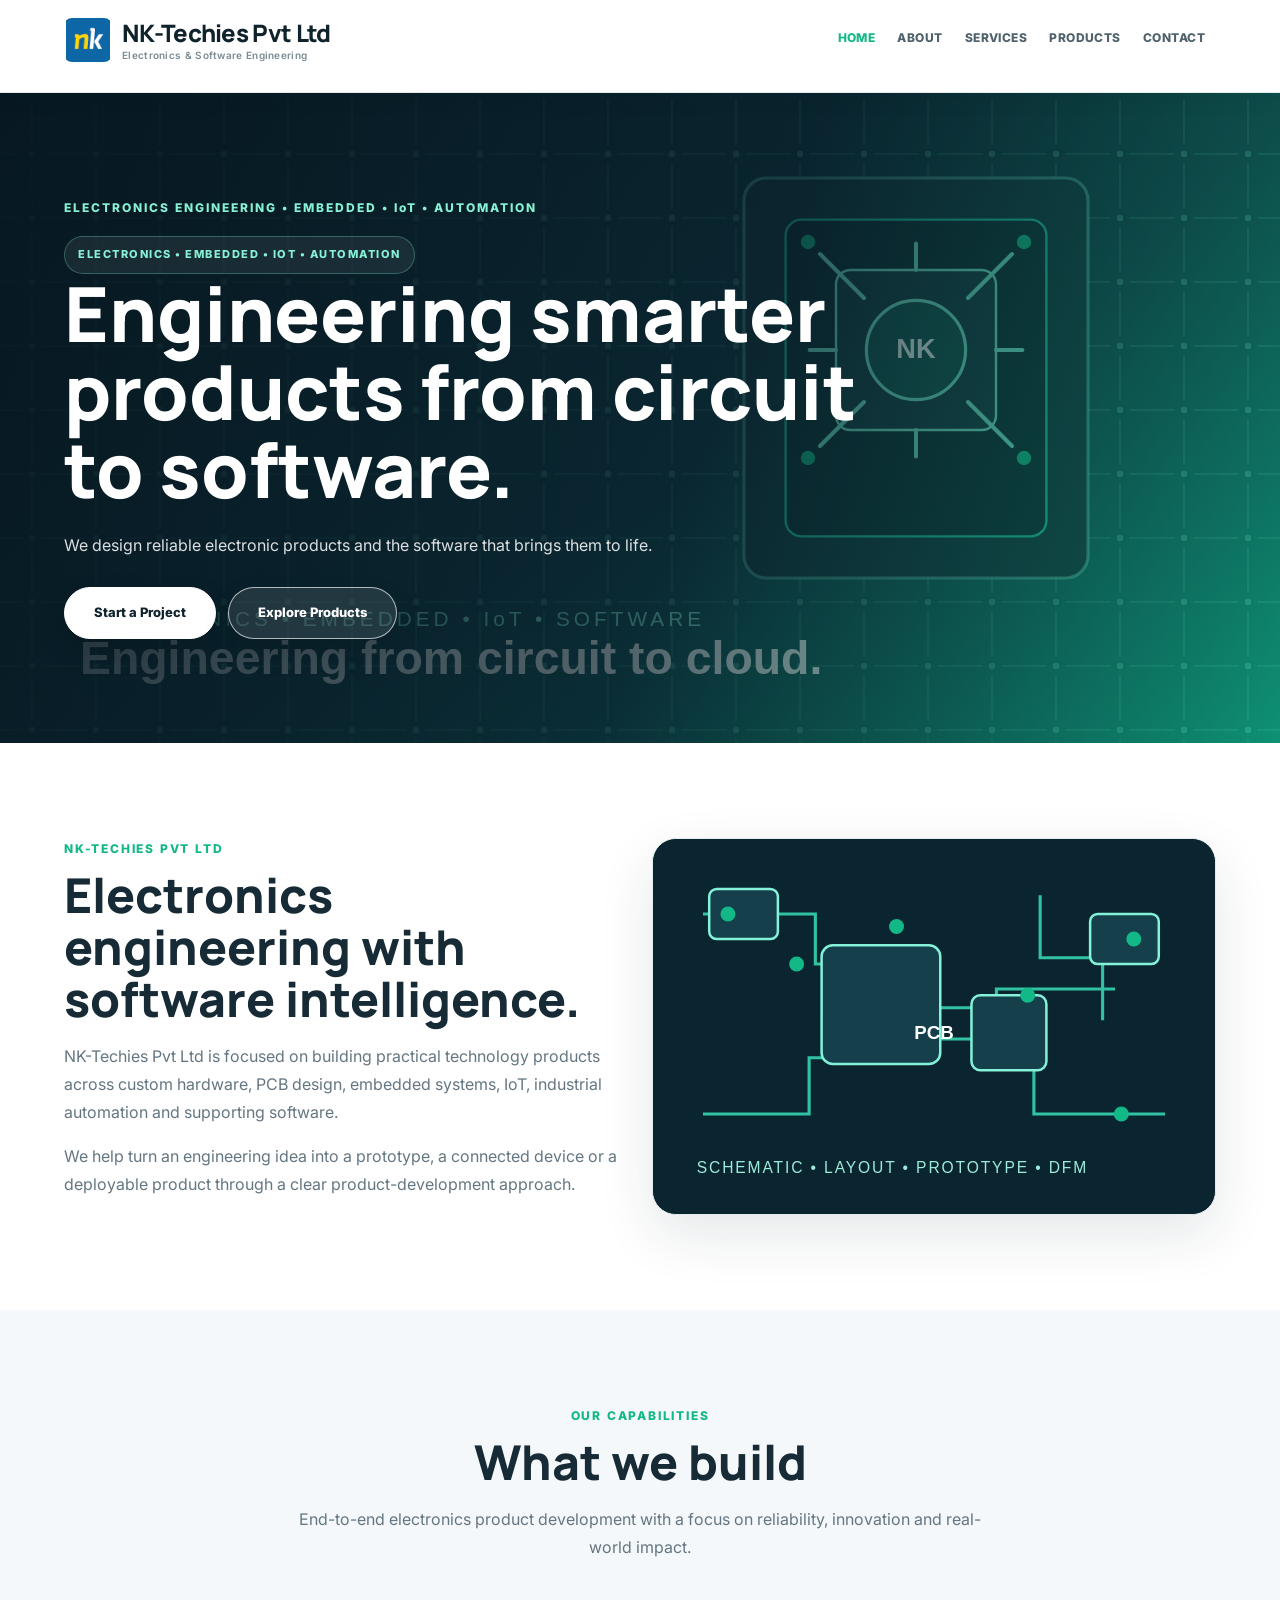
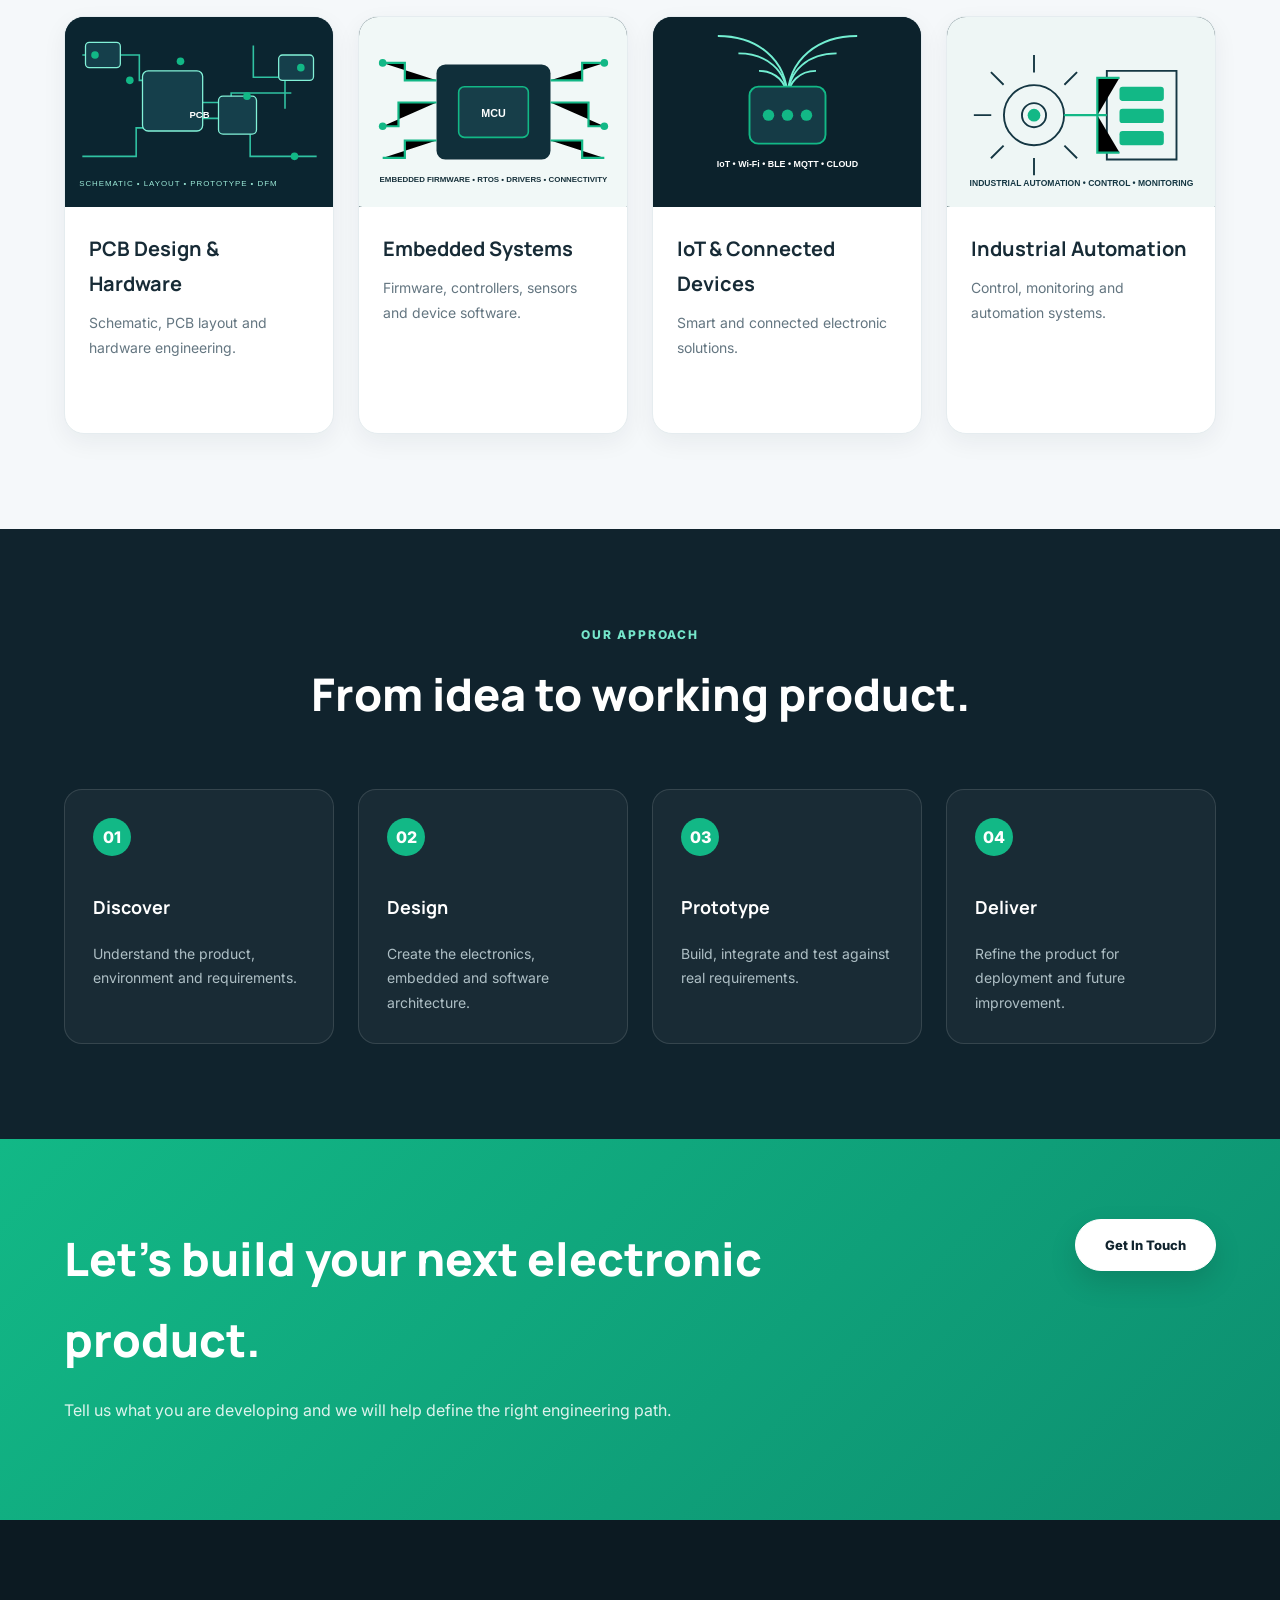
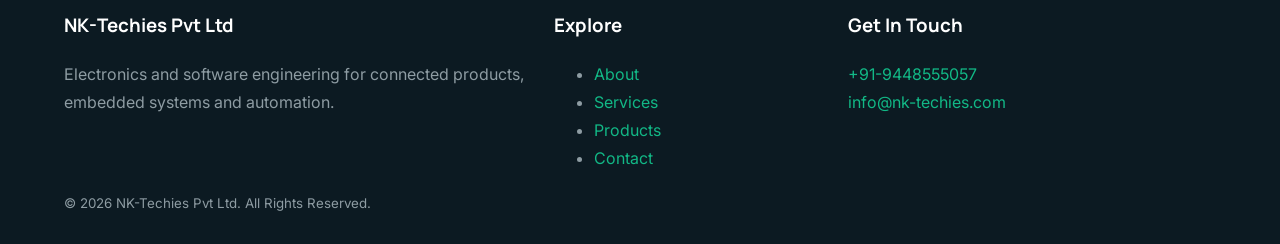
<file: index.html>
<!DOCTYPE html><html lang="en"><head><meta charset="utf-8"><meta name="viewport" content="width=device-width,initial-scale=1"><title>NK-Techies Pvt Ltd | Electronics & Software Engineering</title><meta name="description" content="NK-Techies Pvt Ltd builds electronics, embedded systems, IoT and industrial automation products with integrated software engineering."><link rel="stylesheet" href="css/style.css"><link rel="stylesheet" href="css/electronics.css"></head><body><div id="page"><nav class="gtco-nav"><div class="gtco-container"><div class="row"><div class="col-sm-5 col-xs-12"><div id="gtco-logo"><a href="index.html"><img src="logo.png" alt="NK-Techies Pvt Ltd logo"><span>NK-Techies Pvt Ltd<small>Electronics & Software Engineering</small></span></a></div></div><div class="col-sm-7 col-xs-12 text-right menu-1"><ul><li class="active"><a href="index.html">Home</a></li><li><a href="about.html">About</a></li><li><a href="services.html">Services</a></li><li><a href="portfolio.html">Products</a></li><li><a href="contact.html">Contact</a></li></ul></div></div></div></nav><header id="gtco-header" class="gtco-cover" style="background-image:url(images/electronics-hero.svg)"><div class="overlay"></div><div class="gtco-container"><div class="display-t"><div class="display-tc"><span class="eyebrow">ELECTRONICS • EMBEDDED • IoT • AUTOMATION</span><h1>Engineering smarter products from circuit to software.</h1><p>We design reliable electronic products and the software that brings them to life.</p><div class="hero-actions"><a href="contact.html" class="btn btn-white btn-lg">Start a Project</a><a href="portfolio.html" class="btn btn-white btn-outline btn-lg">Explore Products</a></div></div></div></div></header><section class="electronics-intro"><div class="gtco-container"><div class="row"><div class="col-md-6"><div class="section-kicker">NK-Techies Pvt Ltd</div><h2>Electronics engineering with software intelligence.</h2><p>NK-Techies Pvt Ltd is focused on building practical technology products across custom hardware, PCB design, embedded systems, IoT, industrial automation and supporting software.</p><p>We help turn an engineering idea into a prototype, a connected device or a deployable product through a clear product-development approach.</p></div><div class="col-md-6"><div class="electronics-visual"><img src="images/pcb-design.svg" alt="PCB and electronics engineering"></div></div></div></div></section><section id="solutions" class="solution-section"><div class="gtco-container"><div class="gtco-heading"><div class="section-kicker">Our capabilities</div><h2>What we build</h2><p>End-to-end electronics product development with a focus on reliability, innovation and real-world impact.</p></div><div class="row"><div class="col-md-3 col-sm-6"><div class="electronics-card"><img src="images/pcb-design.svg" alt="PCB design"><div class="card-body"><h3>PCB Design & Hardware</h3><p>Schematic, PCB layout and hardware engineering.</p></div></div></div><div class="col-md-3 col-sm-6"><div class="electronics-card"><img src="images/embedded-system.svg" alt="Embedded systems"><div class="card-body"><h3>Embedded Systems</h3><p>Firmware, controllers, sensors and device software.</p></div></div></div><div class="col-md-3 col-sm-6"><div class="electronics-card"><img src="images/iot-device.svg" alt="IoT connected device"><div class="card-body"><h3>IoT & Connected Devices</h3><p>Smart and connected electronic solutions.</p></div></div></div><div class="col-md-3 col-sm-6"><div class="electronics-card"><img src="images/industrial-automation.svg" alt="Industrial automation"><div class="card-body"><h3>Industrial Automation</h3><p>Control, monitoring and automation systems.</p></div></div></div></div></div></section><section class="process-section"><div class="gtco-container"><div class="gtco-heading"><div class="section-kicker" style="color:#75e6ca">Our approach</div><h2>From idea to working product.</h2></div><div class="row"><div class="col-md-3 col-sm-6"><div class="process-step"><span class="num">01</span><h3>Discover</h3><p>Understand the product, environment and requirements.</p></div></div><div class="col-md-3 col-sm-6"><div class="process-step"><span class="num">02</span><h3>Design</h3><p>Create the electronics, embedded and software architecture.</p></div></div><div class="col-md-3 col-sm-6"><div class="process-step"><span class="num">03</span><h3>Prototype</h3><p>Build, integrate and test against real requirements.</p></div></div><div class="col-md-3 col-sm-6"><div class="process-step"><span class="num">04</span><h3>Deliver</h3><p>Refine the product for deployment and future improvement.</p></div></div></div></div></section><section class="cta-electronics"><div class="gtco-container"><div class="row"><div class="col-md-8"><h2>Let's build your next electronic product.</h2><p>Tell us what you are developing and we will help define the right engineering path.</p></div><div class="col-md-4 text-right"><a href="contact.html" class="btn btn-white btn-lg">Get In Touch</a></div></div></div></section><footer id="gtco-footer"><div class="gtco-container"><div class="row"><div class="col-md-5"><h3>NK-Techies Pvt Ltd</h3><p>Electronics and software engineering for connected products, embedded systems and automation.</p></div><div class="col-md-3"><h3>Explore</h3><ul class="gtco-footer-links"><li><a href="about.html">About</a></li><li><a href="services.html">Services</a></li><li><a href="portfolio.html">Products</a></li><li><a href="contact.html">Contact</a></li></ul></div><div class="col-md-4"><h3>Get In Touch</h3><p><a href="tel:+919448555057">+91-9448555057</a><br><a href="mailto:info@nk-techies.com">info@nk-techies.com</a></p></div></div><div class="copyright"><small>&copy; 2026 NK-Techies Pvt Ltd. All Rights Reserved.</small></div></div></footer></div></body></html>
</file>
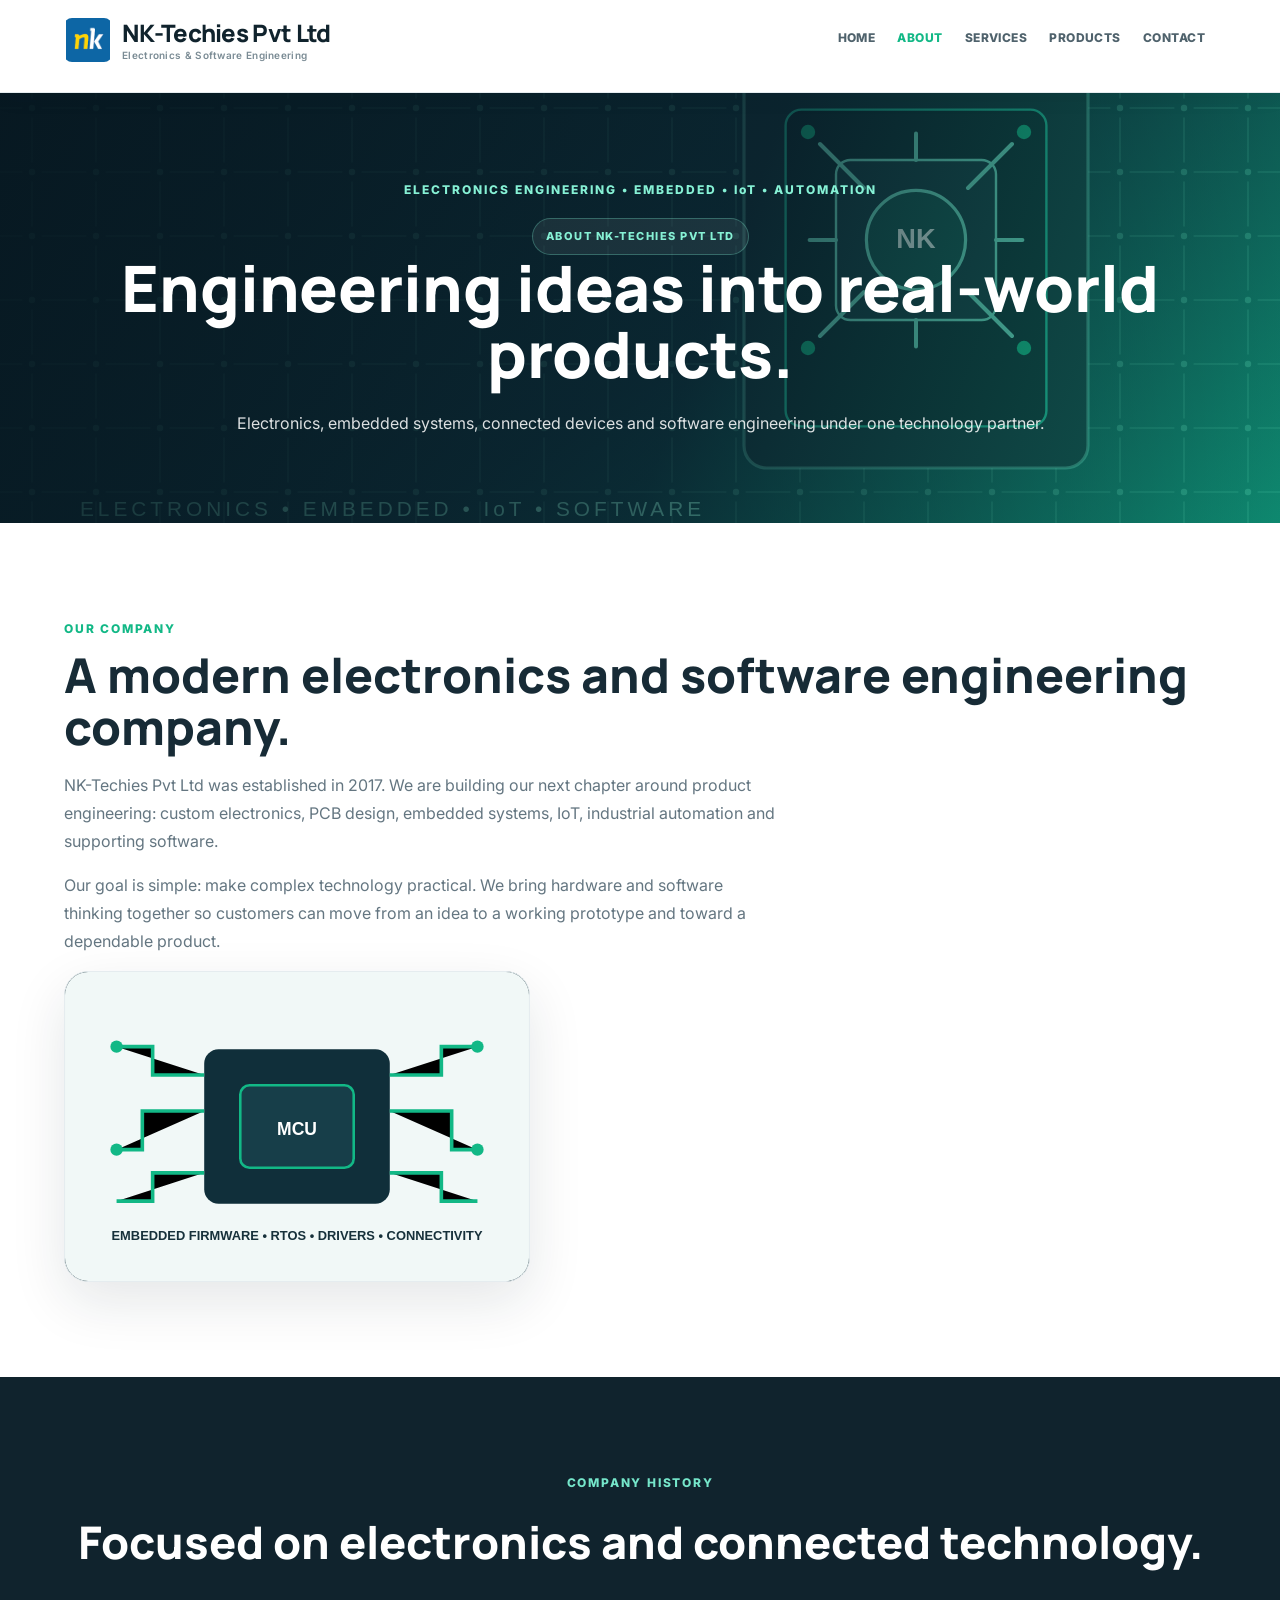
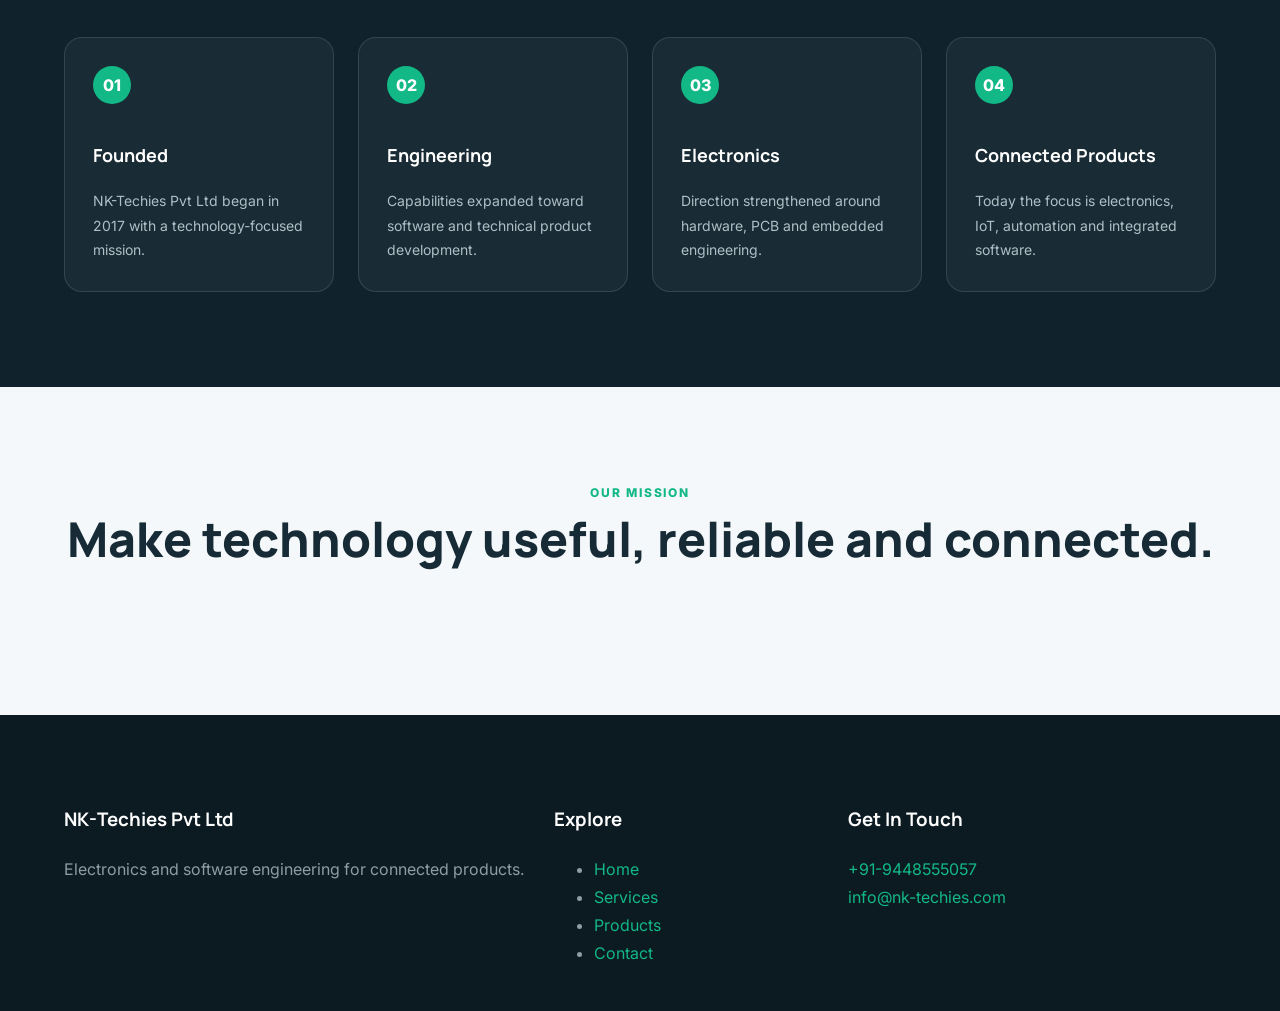
<file: about.html>
<!DOCTYPE html><html lang="en"><head><meta charset="utf-8"><meta name="viewport" content="width=device-width,initial-scale=1"><title>About | NK-Techies Pvt Ltd</title><meta name="description" content="About NK-Techies Pvt Ltd, an electronics and software engineering company."><link rel="stylesheet" href="css/style.css"><link rel="stylesheet" href="css/electronics.css"></head><body><div id="page"><nav class="gtco-nav"><div class="gtco-container"><div class="row"><div class="col-sm-5 col-xs-12"><div id="gtco-logo"><a href="index.html"><img src="logo.png" alt="NK-Techies Pvt Ltd logo"><span>NK-Techies Pvt Ltd<small>Electronics & Software Engineering</small></span></a></div></div><div class="col-sm-7 col-xs-12 text-right menu-1"><ul><li><a href="index.html">Home</a></li><li class="active"><a href="about.html">About</a></li><li><a href="services.html">Services</a></li><li><a href="portfolio.html">Products</a></li><li><a href="contact.html">Contact</a></li></ul></div></div></div></nav><header id="gtco-header" class="gtco-cover gtco-cover-xs" style="background-image:url(images/electronics-hero.svg)"><div class="overlay"></div><div class="gtco-container"><div class="display-t"><div class="display-tc"><span class="eyebrow">ABOUT NK-TECHIES PVT LTD</span><h1>Engineering ideas into real-world products.</h1><p>Electronics, embedded systems, connected devices and software engineering under one technology partner.</p></div></div></div></header><section class="electronics-intro"><div class="gtco-container"><div class="row"><div class="col-md-7"><div class="section-kicker">Our company</div><h2>A modern electronics and software engineering company.</h2><p>NK-Techies Pvt Ltd was established in 2017. We are building our next chapter around product engineering: custom electronics, PCB design, embedded systems, IoT, industrial automation and supporting software.</p><p>Our goal is simple: make complex technology practical. We bring hardware and software thinking together so customers can move from an idea to a working prototype and toward a dependable product.</p></div><div class="col-md-5"><div class="electronics-visual"><img src="images/embedded-system.svg" alt="Embedded electronics engineering"></div></div></div></div></section><section class="process-section"><div class="gtco-container"><div class="gtco-heading"><div class="section-kicker" style="color:#75e6ca">Company history</div><h2>Focused on electronics and connected technology.</h2></div><div class="row"><div class="col-md-3 col-sm-6"><div class="process-step"><span class="num">01</span><h3>Founded</h3><p>NK-Techies Pvt Ltd began in 2017 with a technology-focused mission.</p></div></div><div class="col-md-3 col-sm-6"><div class="process-step"><span class="num">02</span><h3>Engineering</h3><p>Capabilities expanded toward software and technical product development.</p></div></div><div class="col-md-3 col-sm-6"><div class="process-step"><span class="num">03</span><h3>Electronics</h3><p>Direction strengthened around hardware, PCB and embedded engineering.</p></div></div><div class="col-md-3 col-sm-6"><div class="process-step"><span class="num">04</span><h3>Connected Products</h3><p>Today the focus is electronics, IoT, automation and integrated software.</p></div></div></div></div></section><section class="solution-section"><div class="gtco-container"><div class="gtco-heading"><div class="section-kicker">Our mission</div><h2>Make technology useful, reliable and connected.</h2></div></div></section><footer id="gtco-footer"><div class="gtco-container"><div class="row"><div class="col-md-5"><h3>NK-Techies Pvt Ltd</h3><p>Electronics and software engineering for connected products.</p></div><div class="col-md-3"><h3>Explore</h3><ul class="gtco-footer-links"><li><a href="index.html">Home</a></li><li><a href="services.html">Services</a></li><li><a href="portfolio.html">Products</a></li><li><a href="contact.html">Contact</a></li></ul></div><div class="col-md-4"><h3>Get In Touch</h3><p><a href="tel:+919448555057">+91-9448555057</a><br><a href="mailto:info@nk-techies.com">info@nk-techies.com</a></p></div></div></div></footer></div></body></html>
</file>
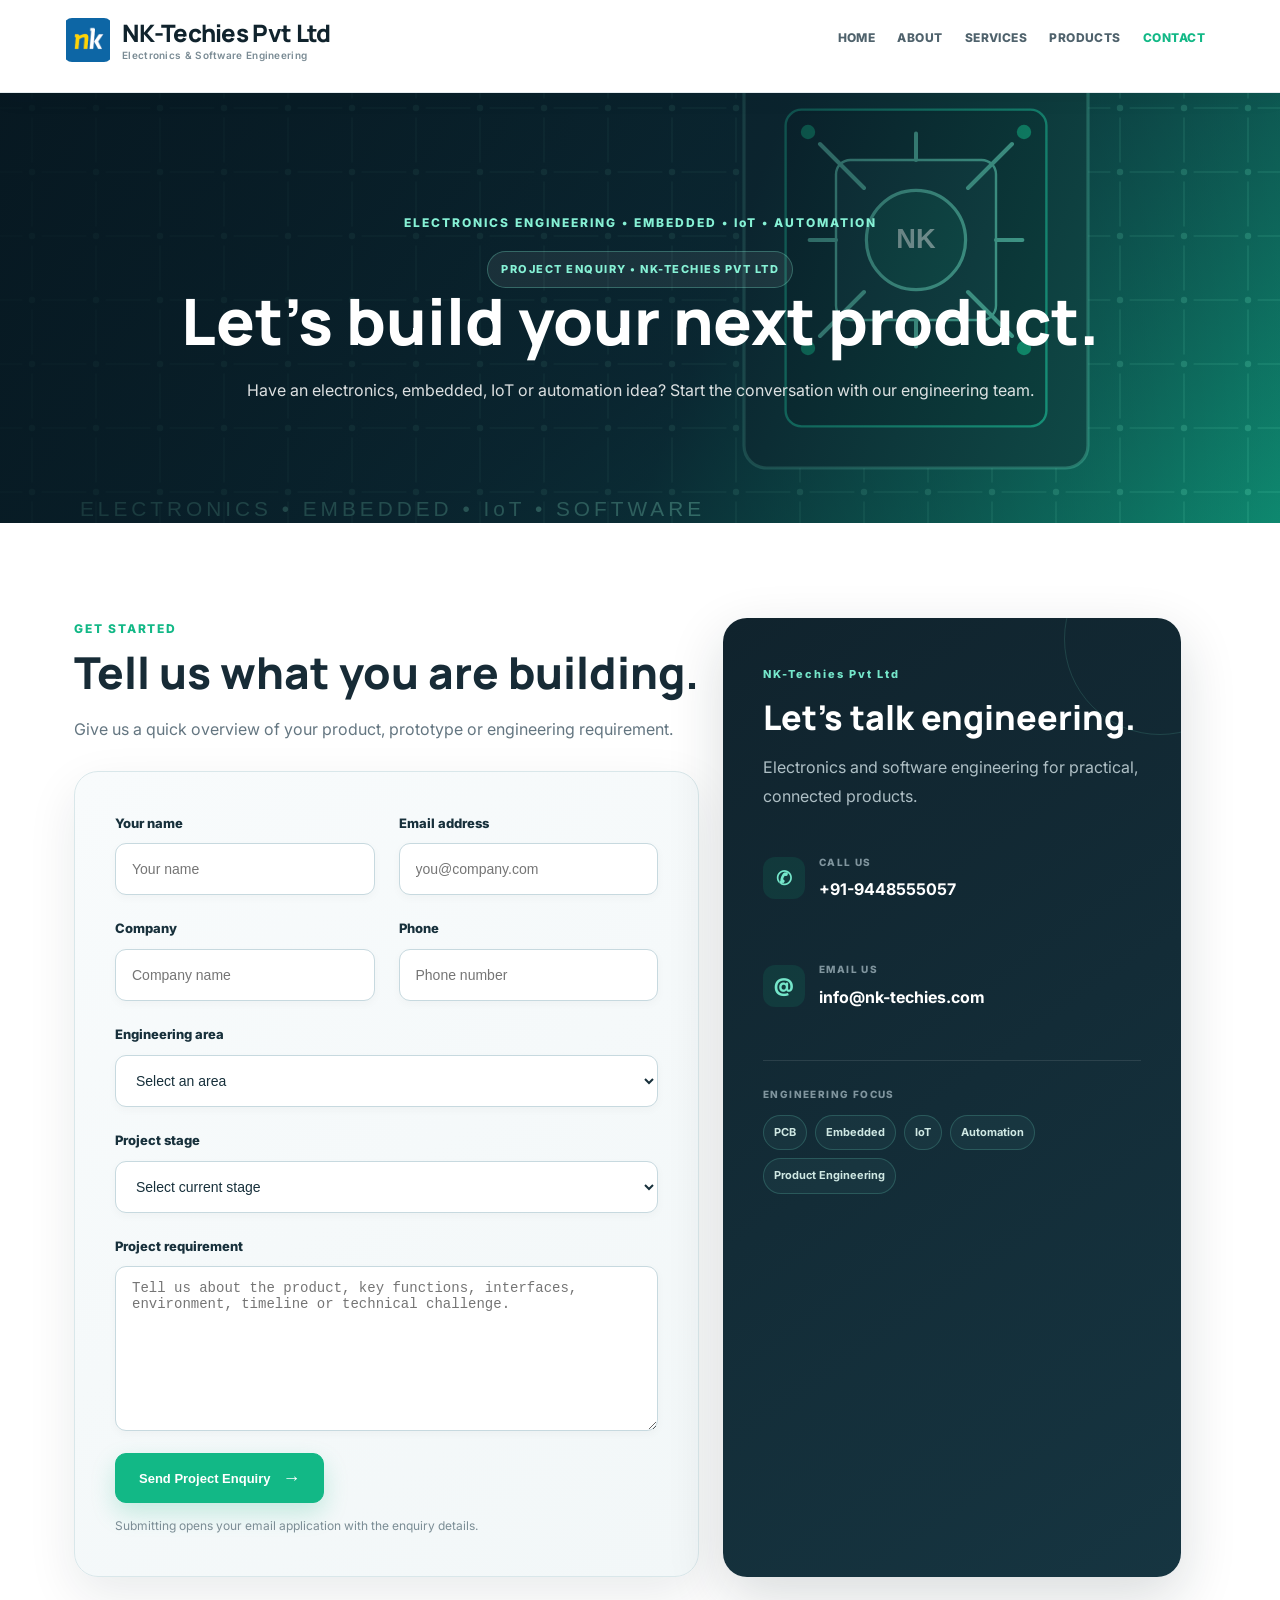
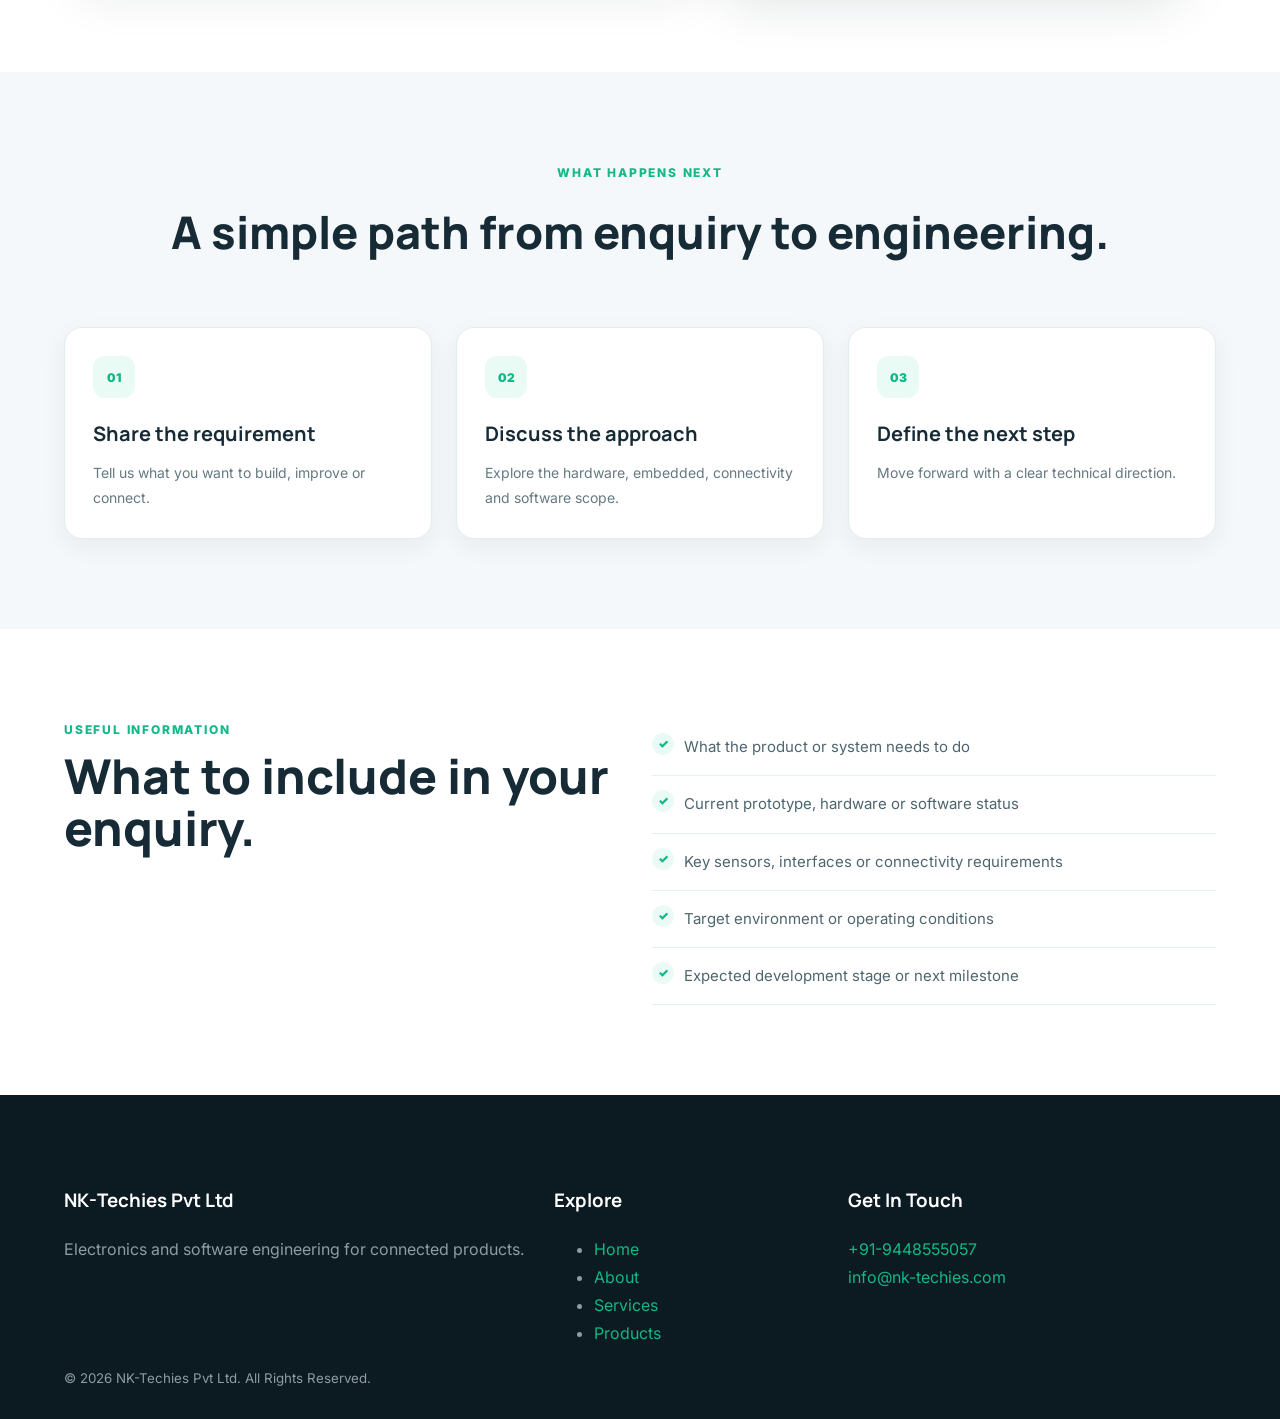
<file: contact.html>
<!DOCTYPE html><html lang="en"><head><meta charset="utf-8"><meta name="viewport" content="width=device-width,initial-scale=1"><title>Contact | NK-Techies Pvt Ltd</title><meta name="description" content="Contact NK-Techies Pvt Ltd for electronics, embedded, IoT, industrial automation and product engineering projects."><link rel="stylesheet" href="css/style.css"><link rel="stylesheet" href="css/electronics.css"><link rel="stylesheet" href="css/contact-ui.css"></head><body><div id="page"><nav class="gtco-nav"><div class="gtco-container"><div class="row"><div class="col-sm-5 col-xs-12"><div id="gtco-logo"><a href="index.html"><img src="logo.png" alt="NK-Techies Pvt Ltd logo"><span>NK-Techies Pvt Ltd<small>Electronics & Software Engineering</small></span></a></div></div><div class="col-sm-7 col-xs-12 text-right menu-1"><ul><li><a href="index.html">Home</a></li><li><a href="about.html">About</a></li><li><a href="services.html">Services</a></li><li><a href="portfolio.html">Products</a></li><li class="active"><a href="contact.html">Contact</a></li></ul></div></div></div></nav><header id="gtco-header" class="gtco-cover gtco-cover-xs" style="background-image:url(images/electronics-hero.svg)"><div class="overlay"></div><div class="gtco-container"><div class="display-t"><div class="display-tc"><span class="eyebrow">PROJECT ENQUIRY • NK-TECHIES PVT LTD</span><h1>Let's build your next product.</h1><p>Have an electronics, embedded, IoT or automation idea? Start the conversation with our engineering team.</p></div></div></div></header><section class="contact-intro"><div class="gtco-container"><div class="row"><div class="col-md-7"><div class="gtco-heading"><div class="section-kicker">Get started</div><h2>Tell us what you are building.</h2><p>Give us a quick overview of your product, prototype or engineering requirement.</p></div><form class="contact-form" action="mailto:info@nk-techies.com" method="post" enctype="text/plain"><div class="row"><div class="col-md-6"><div class="form-group"><label for="name">Your name</label><input class="form-control" type="text" id="name" name="name" placeholder="Your name" required></div></div><div class="col-md-6"><div class="form-group"><label for="email">Email address</label><input class="form-control" type="email" id="email" name="email" placeholder="you@company.com" required></div></div></div><div class="row"><div class="col-md-6"><div class="form-group"><label for="company">Company</label><input class="form-control" type="text" id="company" name="company" placeholder="Company name"></div></div><div class="col-md-6"><div class="form-group"><label for="phone">Phone</label><input class="form-control" type="tel" id="phone" name="phone" placeholder="Phone number"></div></div></div><div class="form-group"><label for="service">Engineering area</label><select class="form-control" id="service" name="service"><option value="">Select an area</option><option>PCB Design & Hardware</option><option>Embedded Systems</option><option>IoT & Connected Devices</option><option>Industrial Automation</option><option>Product Prototyping</option><option>Software Engineering</option><option>Other</option></select></div><div class="form-group"><label for="stage">Project stage</label><select class="form-control" id="stage" name="stage"><option value="">Select current stage</option><option>Idea / Requirements</option><option>Proof of Concept</option><option>Prototype</option><option>Existing Product</option><option>Production / Improvement</option></select></div><div class="form-group"><label for="message">Project requirement</label><textarea class="form-control" id="message" name="message" rows="7" placeholder="Tell us about the product, key functions, interfaces, environment, timeline or technical challenge."></textarea></div><button class="btn btn-default contact-submit" type="submit">Send Project Enquiry <span>→</span></button><p class="form-note">Submitting opens your email application with the enquiry details.</p></form></div><div class="col-md-5"><div class="contact-panel"><span class="contact-panel-label">NK-Techies Pvt Ltd</span><h3>Let's talk engineering.</h3><p>Electronics and software engineering for practical, connected products.</p><div class="contact-detail"><span class="detail-icon">✆</span><div><small>Call us</small><a href="tel:+919448555057">+91-9448555057</a></div></div><div class="contact-detail"><span class="detail-icon">@</span><div><small>Email us</small><a href="mailto:info@nk-techies.com">info@nk-techies.com</a></div></div><div class="contact-focus"><small>Engineering focus</small><div><span>PCB</span><span>Embedded</span><span>IoT</span><span>Automation</span><span>Product Engineering</span></div></div></div></div></div></div></section><section class="contact-steps"><div class="gtco-container"><div class="gtco-heading"><div class="section-kicker">What happens next</div><h2>A simple path from enquiry to engineering.</h2></div><div class="row"><div class="col-md-4"><div class="contact-step"><span>01</span><h3>Share the requirement</h3><p>Tell us what you want to build, improve or connect.</p></div></div><div class="col-md-4"><div class="contact-step"><span>02</span><h3>Discuss the approach</h3><p>Explore the hardware, embedded, connectivity and software scope.</p></div></div><div class="col-md-4"><div class="contact-step"><span>03</span><h3>Define the next step</h3><p>Move forward with a clear technical direction.</p></div></div></div></div></section><section class="contact-checklist"><div class="gtco-container"><div class="row"><div class="col-md-6"><div class="section-kicker">Useful information</div><h2>What to include in your enquiry.</h2></div><div class="col-md-6"><ul class="enquiry-list"><li>What the product or system needs to do</li><li>Current prototype, hardware or software status</li><li>Key sensors, interfaces or connectivity requirements</li><li>Target environment or operating conditions</li><li>Expected development stage or next milestone</li></ul></div></div></div></section><footer id="gtco-footer"><div class="gtco-container"><div class="row"><div class="col-md-5"><h3>NK-Techies Pvt Ltd</h3><p>Electronics and software engineering for connected products.</p></div><div class="col-md-3"><h3>Explore</h3><ul class="gtco-footer-links"><li><a href="index.html">Home</a></li><li><a href="about.html">About</a></li><li><a href="services.html">Services</a></li><li><a href="portfolio.html">Products</a></li></ul></div><div class="col-md-4"><h3>Get In Touch</h3><p><a href="tel:+919448555057">+91-9448555057</a><br><a href="mailto:info@nk-techies.com">info@nk-techies.com</a></p></div></div><div class="copyright"><small>&copy; 2026 NK-Techies Pvt Ltd. All Rights Reserved.</small></div></div></footer></div></body></html>
</file>
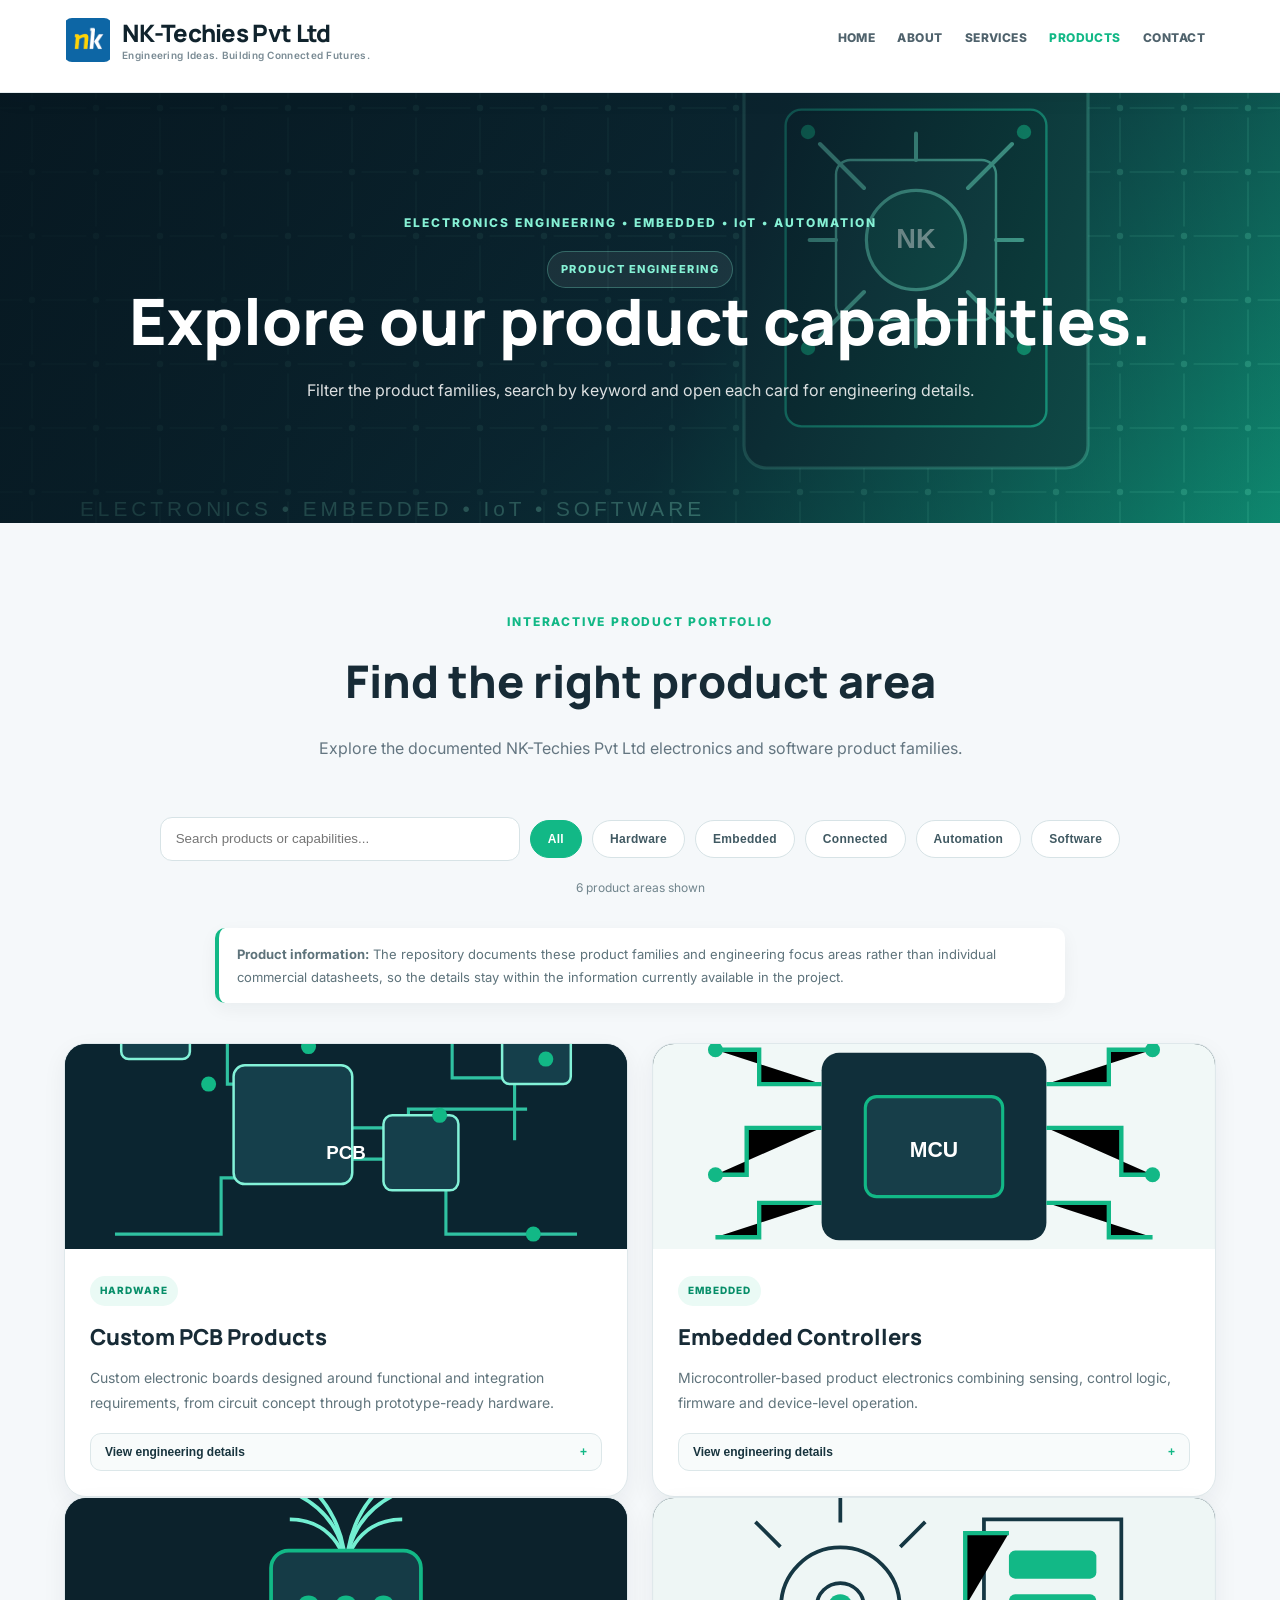
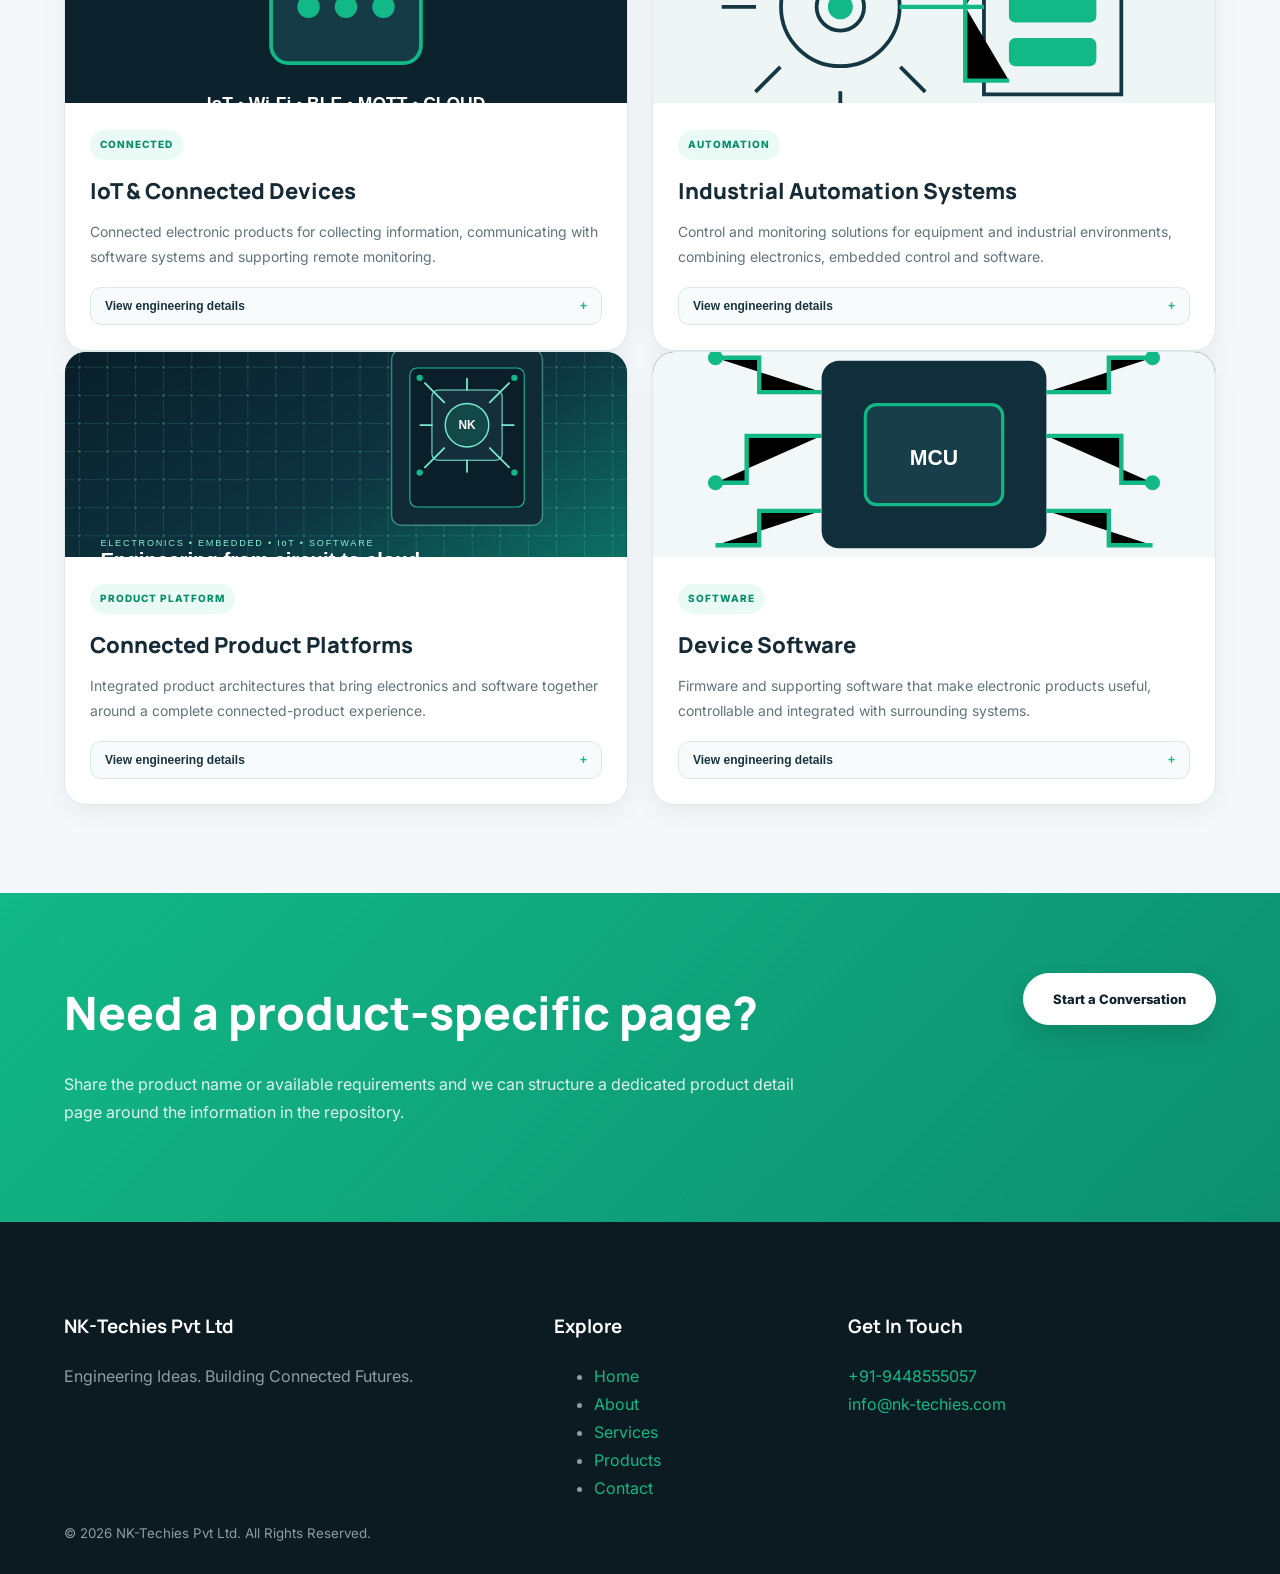
<file: portfolio.html>
<!DOCTYPE html><html lang="en"><head><meta charset="utf-8"><meta name="viewport" content="width=device-width,initial-scale=1"><title>Products | NK-Techies Pvt Ltd</title><meta name="description" content="Interactive electronics product and engineering solution areas from NK-Techies Pvt Ltd."><link rel="stylesheet" href="css/style.css"><link rel="stylesheet" href="css/electronics.css"><style>.products-interactive{padding:88px 0;background:#f5f8fa}.product-toolbar{display:flex;flex-wrap:wrap;gap:10px;align-items:center;justify-content:center;margin:0 auto 34px}.product-filter{border:1px solid #d7e3e6;background:#fff;color:#405962;border-radius:999px;padding:11px 17px;font-size:12px;font-weight:800;letter-spacing:.3px;cursor:pointer;transition:.2s}.product-filter:hover,.product-filter.active{background:#12b886;border-color:#12b886;color:#fff}.product-search{width:min(360px,100%);height:44px;border:1px solid #d7e3e6;border-radius:12px;padding:0 15px;background:#fff;outline:none}.product-search:focus{border-color:#12b886;box-shadow:0 0 0 3px rgba(18,184,134,.1)}.product-count{text-align:center;color:#71858d;font-size:12px;margin:-18px 0 30px}.interactive-card{height:100%;background:#fff;border:1px solid #dfe8eb;border-radius:22px;overflow:hidden;box-shadow:0 8px 25px rgba(16,35,45,.06);transition:transform .25s,box-shadow .25s}.interactive-card:hover{transform:translateY(-5px);box-shadow:0 16px 35px rgba(16,35,45,.11)}.interactive-card[hidden]{display:none}.interactive-card img{width:100%;height:205px;object-fit:cover;background:#0c2732}.interactive-body{padding:25px}.product-badge{display:inline-flex;padding:6px 10px;border-radius:999px;background:#eafaf5;color:#078e69;font-size:10px;font-weight:800;letter-spacing:1px;text-transform:uppercase}.interactive-body h3{font-family:Manrope,sans-serif;color:var(--ink);font-size:22px;font-weight:800;margin:12px 0 10px}.interactive-body>p{font-size:14px;line-height:1.75;color:#60747c;margin:0 0 18px}.details-toggle{width:100%;border:1px solid #dce7e9;background:#f8fbfb;color:#18343e;border-radius:11px;padding:11px 14px;text-align:left;font-weight:800;font-size:12px;cursor:pointer}.details-toggle span{float:right;color:#12b886}.details-panel{display:none;padding-top:18px}.details-panel.open{display:block}.details-panel h4{font-size:10px;letter-spacing:1.5px;text-transform:uppercase;color:#0a9d75;margin:15px 0 7px}.details-panel ul{margin:0;padding-left:19px;color:#566b74;font-size:13px;line-height:1.8}.product-cta{margin-top:15px;display:inline-flex;align-items:center;justify-content:center;width:100%;padding:11px 14px;border-radius:10px;background:#10232d;color:#fff;font-size:12px;font-weight:800;text-decoration:none}.product-cta:hover{background:#12b886;color:#fff}.no-results{text-align:center;padding:45px 20px;color:#71858d}.product-note{max-width:850px;margin:0 auto 40px;padding:15px 18px;border-left:4px solid #12b886;background:#fff;border-radius:10px;color:#5e737b;font-size:13px;box-shadow:0 6px 18px rgba(16,35,45,.05)}@media(max-width:767px){.products-interactive{padding:62px 0}.product-toolbar{justify-content:flex-start}.product-filter{padding:10px 13px}.interactive-card img{height:180px}.interactive-body{padding:21px}}</style></head><body><div id="page"><nav class="gtco-nav"><div class="gtco-container"><div class="row"><div class="col-sm-5 col-xs-12"><div id="gtco-logo"><a href="index.html"><img src="logo.png" alt="NK-Techies Pvt Ltd logo"><span>NK-Techies Pvt Ltd<small>Engineering Ideas. Building Connected Futures.</small></span></a></div></div><div class="col-sm-7 col-xs-12 text-right menu-1"><ul><li><a href="index.html">Home</a></li><li><a href="about.html">About</a></li><li><a href="services.html">Services</a></li><li class="active"><a href="portfolio.html">Products</a></li><li><a href="contact.html">Contact</a></li></ul></div></div></div></nav><header id="gtco-header" class="gtco-cover gtco-cover-xs" style="background-image:url(images/electronics-hero.svg)"><div class="overlay"></div><div class="gtco-container"><div class="display-t"><div class="display-tc"><span class="eyebrow">PRODUCT ENGINEERING</span><h1>Explore our product capabilities.</h1><p>Filter the product families, search by keyword and open each card for engineering details.</p></div></div></div></div></header><section class="products-interactive"><div class="gtco-container"><div class="gtco-heading"><div class="section-kicker">Interactive product portfolio</div><h2>Find the right product area</h2><p>Explore the documented NK-Techies Pvt Ltd electronics and software product families.</p></div><div class="product-toolbar"><input id="productSearch" class="product-search" type="search" placeholder="Search products or capabilities..." aria-label="Search products or capabilities"><button type="button" class="product-filter active" data-filter="all">All</button><button type="button" class="product-filter" data-filter="hardware">Hardware</button><button type="button" class="product-filter" data-filter="embedded">Embedded</button><button type="button" class="product-filter" data-filter="connected">Connected</button><button type="button" class="product-filter" data-filter="automation">Automation</button><button type="button" class="product-filter" data-filter="software">Software</button></div><div id="productCount" class="product-count" aria-live="polite"></div><p class="product-note"><strong>Product information:</strong> The repository documents these product families and engineering focus areas rather than individual commercial datasheets, so the details stay within the information currently available in the project.</p><div id="productGrid" class="row"><div class="col-md-6 product-item" data-category="hardware" data-search="custom pcb products hardware architecture schematic pcb layout board prototype sensors"><article class="interactive-card"><img src="images/pcb-design.svg" alt="Custom PCB products"><div class="interactive-body"><span class="product-badge">Hardware</span><h3>Custom PCB Products</h3><p>Custom electronic boards designed around functional and integration requirements, from circuit concept through prototype-ready hardware.</p><button type="button" class="details-toggle" aria-expanded="false">View engineering details <span>+</span></button><div class="details-panel"><h4>Engineering scope</h4><ul><li>Schematic and hardware architecture</li><li>PCB layout and board-level integration</li><li>Sensor and external-device interfaces</li><li>Prototype-focused hardware development</li></ul><h4>Best suited for</h4><p>New electronic products, control boards, sensor interfaces and custom hardware prototypes.</p><a class="product-cta" href="contact.html">Discuss this product area</a></div></div></article></div><div class="col-md-6 product-item" data-category="embedded" data-search="embedded controllers microcontroller firmware sensor peripheral control device logic"><article class="interactive-card"><img src="images/embedded-system.svg" alt="Embedded controllers"><div class="interactive-body"><span class="product-badge">Embedded</span><h3>Embedded Controllers</h3><p>Microcontroller-based product electronics combining sensing, control logic, firmware and device-level operation.</p><button type="button" class="details-toggle" aria-expanded="false">View engineering details <span>+</span></button><div class="details-panel"><h4>Engineering scope</h4><ul><li>Microcontroller-based control systems</li><li>Firmware and device logic</li><li>Sensor and peripheral interfaces</li><li>Hardware and firmware integration</li></ul><h4>Best suited for</h4><p>Smart devices, controllers, sensor-driven equipment and embedded product prototypes.</p><a class="product-cta" href="contact.html">Discuss this product area</a></div></div></article></div><div class="col-md-6 product-item" data-category="connected" data-search="iot connected devices telemetry monitoring remote smart connectivity device software"><article class="interactive-card"><img src="images/iot-device.svg" alt="IoT and connected devices"><div class="interactive-body"><span class="product-badge">Connected</span><h3>IoT &amp; Connected Devices</h3><p>Connected electronic products for collecting information, communicating with software systems and supporting remote monitoring.</p><button type="button" class="details-toggle" aria-expanded="false">View engineering details <span>+</span></button><div class="details-panel"><h4>Engineering scope</h4><ul><li>Connected device architecture</li><li>Telemetry and monitoring concepts</li><li>Device-to-software integration</li><li>Embedded connectivity workflows</li></ul><h4>Best suited for</h4><p>Remote monitoring, connected equipment, telemetry and smart electronic products.</p><a class="product-cta" href="contact.html">Discuss this product area</a></div></div></article></div><div class="col-md-6 product-item" data-category="automation" data-search="industrial automation systems control monitoring equipment sensor embedded automation industrial"><article class="interactive-card"><img src="images/industrial-automation.svg" alt="Industrial automation systems"><div class="interactive-body"><span class="product-badge">Automation</span><h3>Industrial Automation Systems</h3><p>Control and monitoring solutions for equipment and industrial environments, combining electronics, embedded control and software.</p><button type="button" class="details-toggle" aria-expanded="false">View engineering details <span>+</span></button><div class="details-panel"><h4>Engineering scope</h4><ul><li>Equipment control concepts</li><li>Monitoring and sensor integration</li><li>Automation-oriented embedded systems</li><li>Hardware and software integration</li></ul><h4>Best suited for</h4><p>Industrial equipment, control applications, monitoring systems and automation projects.</p><a class="product-cta" href="contact.html">Discuss this product area</a></div></div></article></div><div class="col-md-6 product-item" data-category="connected" data-search="connected product platforms hardware software device application product architecture integration"><article class="interactive-card"><img src="images/electronics-hero.svg" alt="Connected product platforms"><div class="interactive-body"><span class="product-badge">Product Platform</span><h3>Connected Product Platforms</h3><p>Integrated product architectures that bring electronics and software together around a complete connected-product experience.</p><button type="button" class="details-toggle" aria-expanded="false">View engineering details <span>+</span></button><div class="details-panel"><h4>Engineering scope</h4><ul><li>Hardware and software integration</li><li>Device-to-application workflows</li><li>Connected product architecture</li><li>Prototype-to-product engineering direction</li></ul><h4>Best suited for</h4><p>Products needing coordinated hardware, embedded systems, connectivity and software.</p><a class="product-cta" href="contact.html">Discuss this product area</a></div></div></article></div><div class="col-md-6 product-item" data-category="software" data-search="device software firmware embedded control logic supporting software electronics integration"><article class="interactive-card"><img src="images/embedded-system.svg" alt="Device software"><div class="interactive-body"><span class="product-badge">Software</span><h3>Device Software</h3><p>Firmware and supporting software that make electronic products useful, controllable and integrated with surrounding systems.</p><button type="button" class="details-toggle" aria-expanded="false">View engineering details <span>+</span></button><div class="details-panel"><h4>Engineering scope</h4><ul><li>Embedded firmware</li><li>Device control and logic</li><li>Supporting product software</li><li>Electronics and software integration</li></ul><h4>Best suited for</h4><p>Embedded products, connected devices, controllers and electronics requiring software intelligence.</p><a class="product-cta" href="contact.html">Discuss this product area</a></div></div></article></div></div><div id="noResults" class="no-results" hidden>No product areas match your search.</div></div></section><section class="cta-electronics"><div class="gtco-container"><div class="row"><div class="col-md-8"><h2>Need a product-specific page?</h2><p>Share the product name or available requirements and we can structure a dedicated product detail page around the information in the repository.</p></div><div class="col-md-4 text-right"><a href="contact.html" class="btn btn-white btn-lg">Start a Conversation</a></div></div></div></section><footer id="gtco-footer"><div class="gtco-container"><div class="row"><div class="col-md-5"><h3>NK-Techies Pvt Ltd</h3><p>Engineering Ideas. Building Connected Futures.</p></div><div class="col-md-3"><h3>Explore</h3><ul class="gtco-footer-links"><li><a href="index.html">Home</a></li><li><a href="about.html">About</a></li><li><a href="services.html">Services</a></li><li><a href="portfolio.html">Products</a></li><li><a href="contact.html">Contact</a></li></ul></div><div class="col-md-4"><h3>Get In Touch</h3><p><a href="tel:+919448555057">+91-9448555057</a><br><a href="mailto:info@nk-techies.com">info@nk-techies.com</a></p></div></div><div class="copyright"><small>&copy; 2026 NK-Techies Pvt Ltd. All Rights Reserved.</small></div></div></footer></div><script>(function(){var root=document.getElementById('productGrid');var search=document.getElementById('productSearch');var count=document.getElementById('productCount');var empty=document.getElementById('noResults');var buttons=document.querySelectorAll('.product-filter');var items=document.querySelectorAll('.product-item');var filter='all';function render(){var q=(search.value||'').trim().toLowerCase();var visible=0;items.forEach(function(item){var category=item.getAttribute('data-category')||'';var text=item.getAttribute('data-search')||'';var show=(filter==='all'||category===filter)&&(!q||text.indexOf(q)>-1);item.hidden=!show;if(show)visible++;});count.textContent=visible+' product area'+(visible===1?'':'s')+' shown';empty.hidden=visible!==0;}buttons.forEach(function(button){button.addEventListener('click',function(){buttons.forEach(function(b){b.classList.remove('active');});button.classList.add('active');filter=button.getAttribute('data-filter')||'all';render();});});search.addEventListener('input',render);root.addEventListener('click',function(event){var button=event.target.closest('.details-toggle');if(!button)return;var panel=button.nextElementSibling;var open=panel.classList.toggle('open');button.setAttribute('aria-expanded',open?'true':'false');button.childNodes[0].textContent=open?'Hide engineering details ':'View engineering details ';button.querySelector('span').textContent=open?'−':'+';});render();})();</script></body></html>
</file>
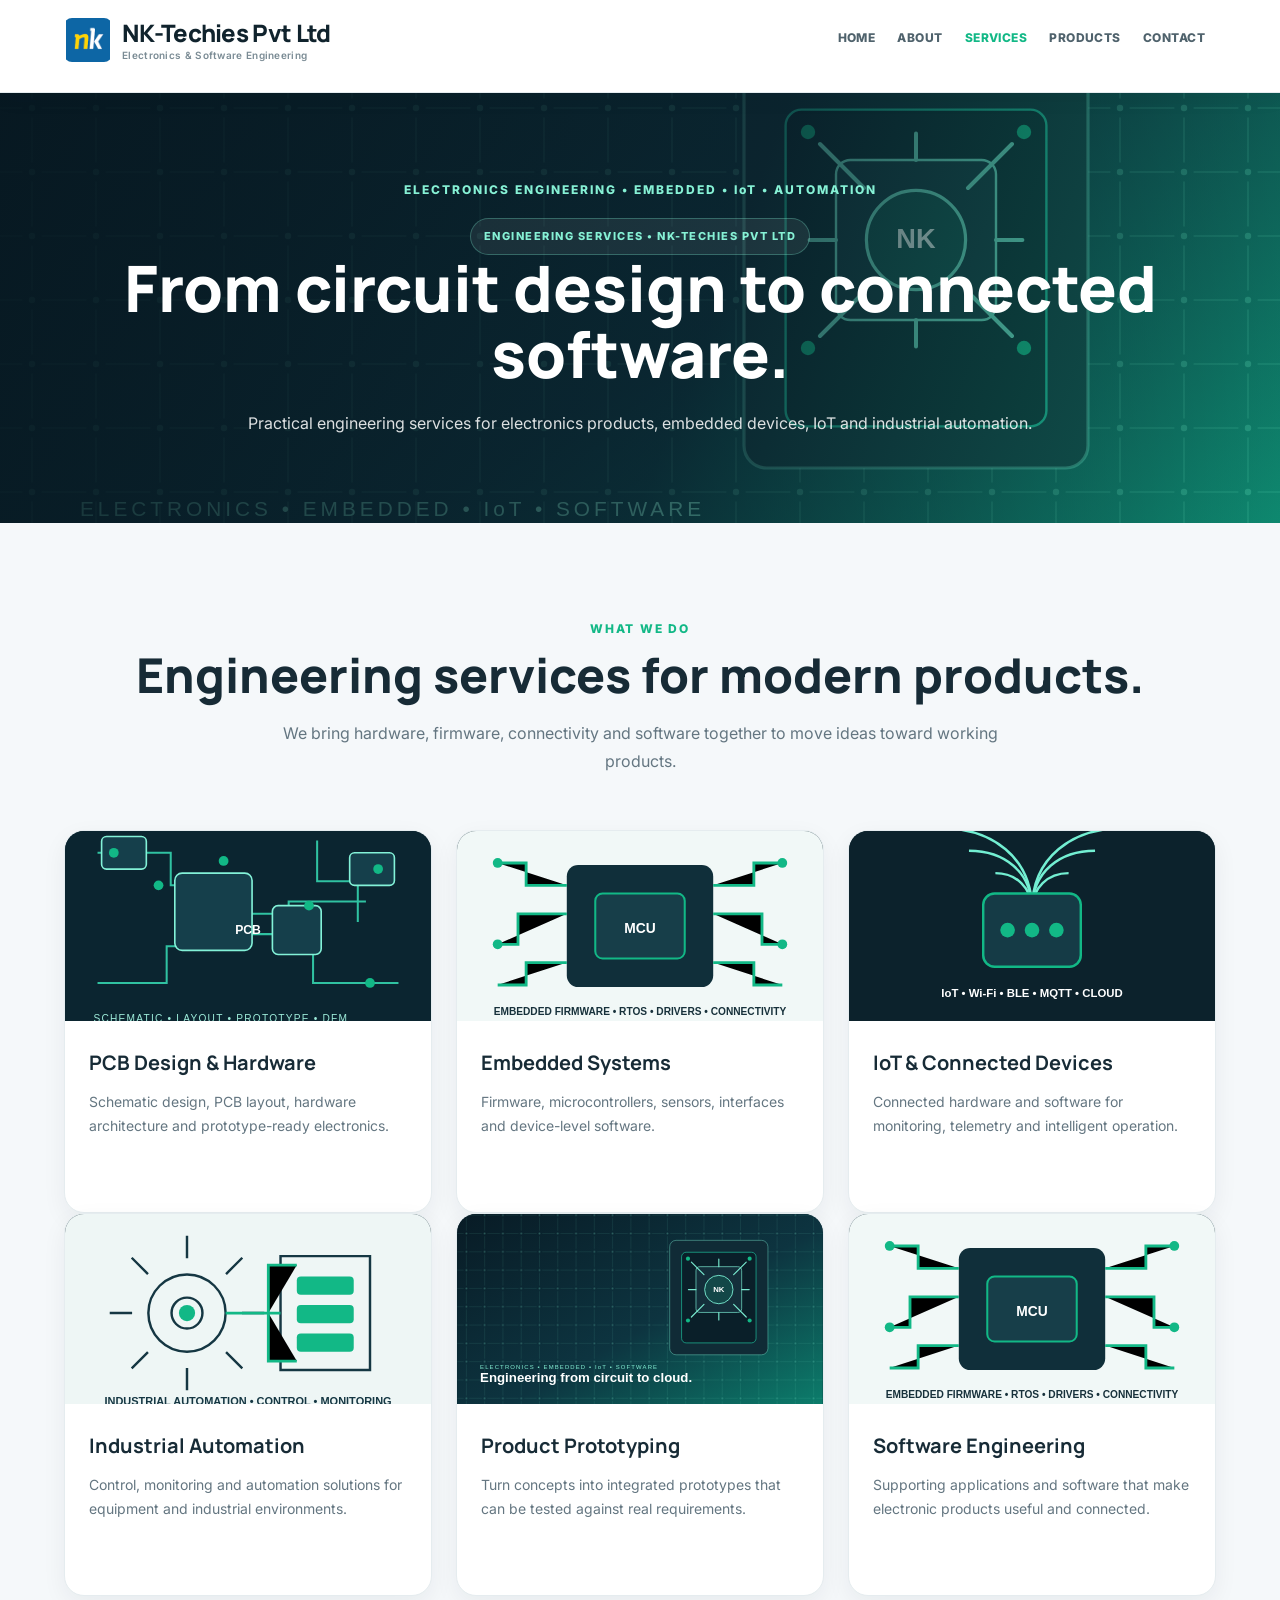
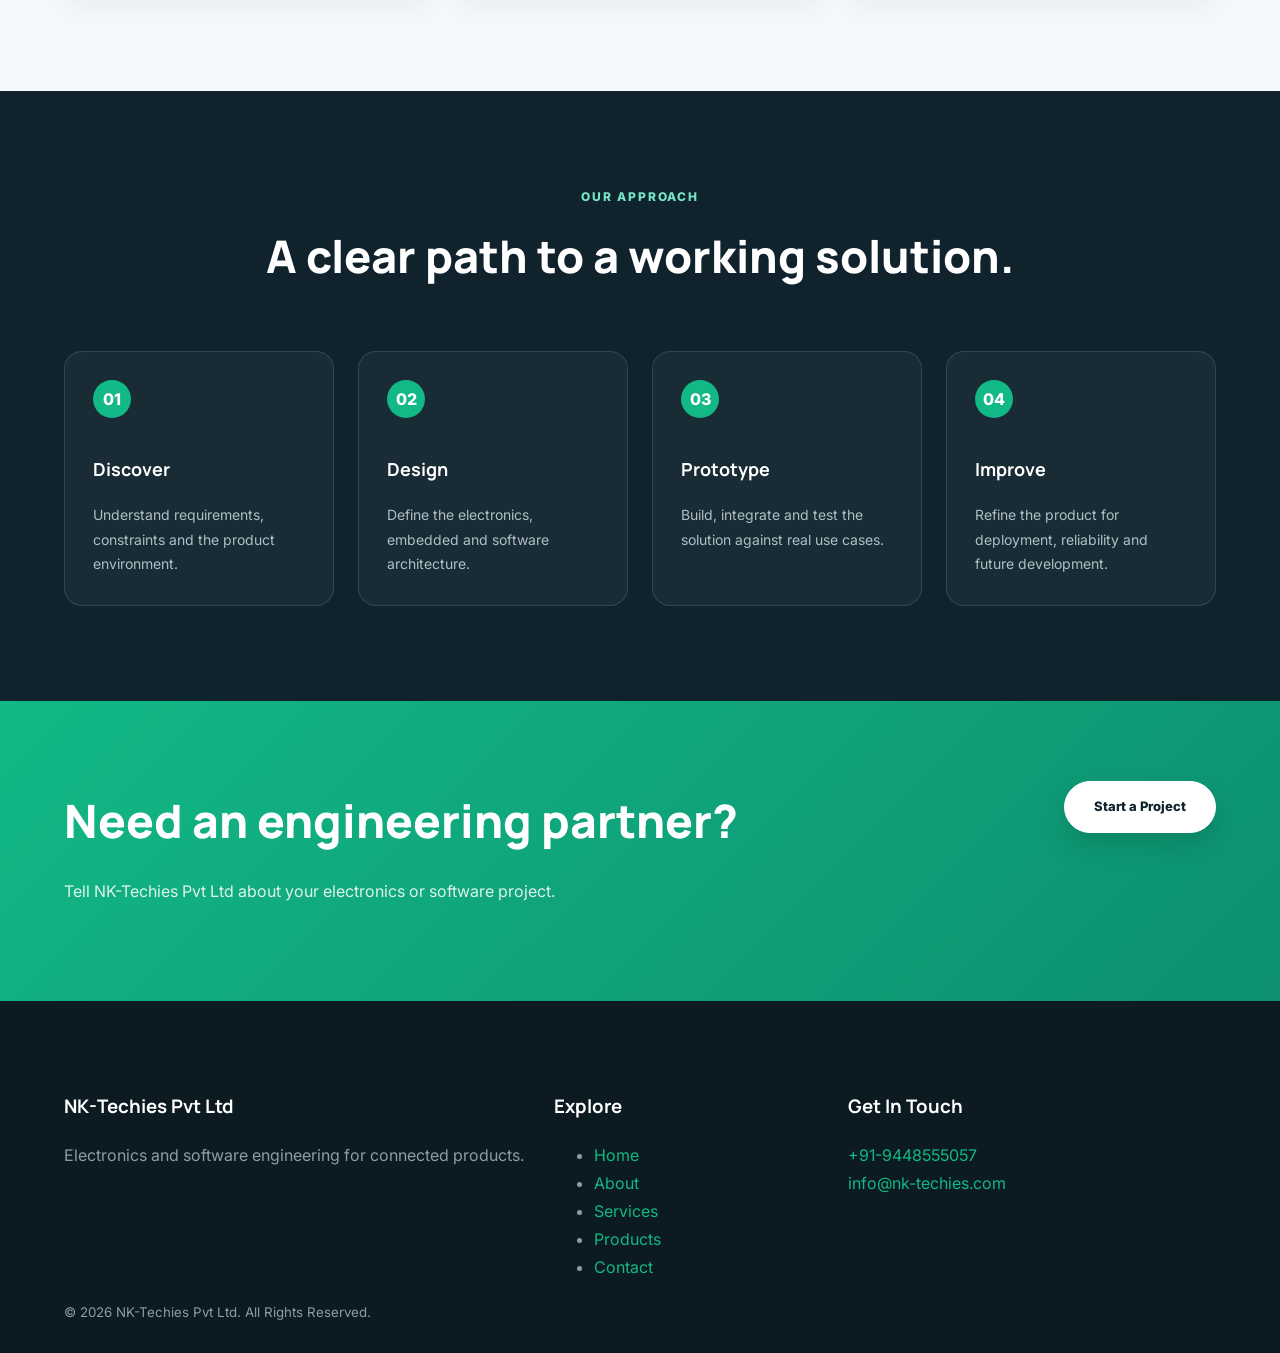
<file: services.html>
<!DOCTYPE html><html lang="en"><head><meta charset="utf-8"><meta name="viewport" content="width=device-width,initial-scale=1"><title>Services | NK-Techies Pvt Ltd</title><meta name="description" content="Electronics, embedded, IoT, industrial automation and software engineering services from NK-Techies Pvt Ltd."><link rel="stylesheet" href="css/style.css"><link rel="stylesheet" href="css/electronics.css"></head><body><div id="page"><nav class="gtco-nav"><div class="gtco-container"><div class="row"><div class="col-sm-5 col-xs-12"><div id="gtco-logo"><a href="index.html"><img src="logo.png" alt="NK-Techies Pvt Ltd logo"><span>NK-Techies Pvt Ltd<small>Electronics & Software Engineering</small></span></a></div></div><div class="col-sm-7 col-xs-12 text-right menu-1"><ul><li><a href="index.html">Home</a></li><li><a href="about.html">About</a></li><li class="active"><a href="services.html">Services</a></li><li><a href="portfolio.html">Products</a></li><li><a href="contact.html">Contact</a></li></ul></div></div></div></nav><header id="gtco-header" class="gtco-cover gtco-cover-xs" style="background-image:url(images/electronics-hero.svg)"><div class="overlay"></div><div class="gtco-container"><div class="display-t"><div class="display-tc"><span class="eyebrow">ENGINEERING SERVICES • NK-TECHIES PVT LTD</span><h1>From circuit design to connected software.</h1><p>Practical engineering services for electronics products, embedded devices, IoT and industrial automation.</p></div></div></div></header><section class="solution-section"><div class="gtco-container"><div class="gtco-heading"><div class="section-kicker">What we do</div><h2>Engineering services for modern products.</h2><p>We bring hardware, firmware, connectivity and software together to move ideas toward working products.</p></div><div class="row"><div class="col-md-4 col-sm-6"><div class="electronics-card"><img src="images/pcb-design.svg" alt="PCB design and hardware"><div class="card-body"><h3>PCB Design & Hardware</h3><p>Schematic design, PCB layout, hardware architecture and prototype-ready electronics.</p></div></div></div><div class="col-md-4 col-sm-6"><div class="electronics-card"><img src="images/embedded-system.svg" alt="Embedded systems"><div class="card-body"><h3>Embedded Systems</h3><p>Firmware, microcontrollers, sensors, interfaces and device-level software.</p></div></div></div><div class="col-md-4 col-sm-6"><div class="electronics-card"><img src="images/iot-device.svg" alt="IoT and connected devices"><div class="card-body"><h3>IoT & Connected Devices</h3><p>Connected hardware and software for monitoring, telemetry and intelligent operation.</p></div></div></div><div class="col-md-4 col-sm-6"><div class="electronics-card"><img src="images/industrial-automation.svg" alt="Industrial automation"><div class="card-body"><h3>Industrial Automation</h3><p>Control, monitoring and automation solutions for equipment and industrial environments.</p></div></div></div><div class="col-md-4 col-sm-6"><div class="electronics-card"><img src="images/electronics-hero.svg" alt="Product prototyping"><div class="card-body"><h3>Product Prototyping</h3><p>Turn concepts into integrated prototypes that can be tested against real requirements.</p></div></div></div><div class="col-md-4 col-sm-6"><div class="electronics-card"><img src="images/embedded-system.svg" alt="Software engineering"><div class="card-body"><h3>Software Engineering</h3><p>Supporting applications and software that make electronic products useful and connected.</p></div></div></div></div></div></section><section class="process-section"><div class="gtco-container"><div class="gtco-heading"><div class="section-kicker" style="color:#75e6ca">Our approach</div><h2>A clear path to a working solution.</h2></div><div class="row"><div class="col-md-3 col-sm-6"><div class="process-step"><span class="num">01</span><h3>Discover</h3><p>Understand requirements, constraints and the product environment.</p></div></div><div class="col-md-3 col-sm-6"><div class="process-step"><span class="num">02</span><h3>Design</h3><p>Define the electronics, embedded and software architecture.</p></div></div><div class="col-md-3 col-sm-6"><div class="process-step"><span class="num">03</span><h3>Prototype</h3><p>Build, integrate and test the solution against real use cases.</p></div></div><div class="col-md-3 col-sm-6"><div class="process-step"><span class="num">04</span><h3>Improve</h3><p>Refine the product for deployment, reliability and future development.</p></div></div></div></div></section><section class="cta-electronics"><div class="gtco-container"><div class="row"><div class="col-md-8"><h2>Need an engineering partner?</h2><p>Tell NK-Techies Pvt Ltd about your electronics or software project.</p></div><div class="col-md-4 text-right"><a href="contact.html" class="btn btn-white btn-lg">Start a Project</a></div></div></div></section><footer id="gtco-footer"><div class="gtco-container"><div class="row"><div class="col-md-5"><h3>NK-Techies Pvt Ltd</h3><p>Electronics and software engineering for connected products.</p></div><div class="col-md-3"><h3>Explore</h3><ul class="gtco-footer-links"><li><a href="index.html">Home</a></li><li><a href="about.html">About</a></li><li><a href="services.html">Services</a></li><li><a href="portfolio.html">Products</a></li><li><a href="contact.html">Contact</a></li></ul></div><div class="col-md-4"><h3>Get In Touch</h3><p><a href="tel:+919448555057">+91-9448555057</a><br><a href="mailto:info@nk-techies.com">info@nk-techies.com</a></p></div></div><div class="copyright"><small>&copy; 2026 NK-Techies Pvt Ltd. All Rights Reserved.</small></div></div></footer></div></body></html>
</file>
<file: css/style.css>
/* NK-TECHIES — Modern Business Template — GitHub Pages rebuild */
@import url('https://fonts.googleapis.com/css2?family=Inter:wght@400;500;600;700;800&family=Manrope:wght@600;700;800&display=swap');
:root{--brand:#12b886;--brand-dark:#079669;--navy:#10232d;--ink:#172b36;--text:#647681;--muted:#8a9aa3;--line:#e5ecef;--purple:#6657e8;--shadow-sm:0 8px 24px rgba(16,35,45,.06);--shadow:0 20px 55px rgba(16,35,45,.11);--radius:18px}*{box-sizing:border-box}html{scroll-behavior:smooth}body{margin:0;background:#fff;color:var(--text);font-family:'Inter',Arial,sans-serif;font-size:16px;line-height:1.75;-webkit-font-smoothing:antialiased;overflow-x:hidden}a{color:var(--brand);text-decoration:none;transition:.25s}a:hover{color:var(--brand-dark);text-decoration:none}img{max-width:100%;height:auto;display:block}.container,.gtco-container{width:100%;max-width:1200px;margin:0 auto;padding:0 24px}.row{display:flex;flex-wrap:wrap;margin-left:-12px;margin-right:-12px}.row>[class*='col-']{padding-left:12px;padding-right:12px;min-width:0}.col-xs-12{width:100%}.col-sm-6,.col-sm-7,.col-sm-5,.col-md-3,.col-md-4,.col-md-5,.col-md-6,.col-md-8{width:100%}.gtco-nav{position:sticky;top:0;z-index:1000;background:rgba(255,255,255,.96);border-bottom:1px solid var(--line);box-shadow:0 4px 22px rgba(16,35,45,.06);backdrop-filter:blur(18px)}.gtco-nav .gtco-contact{padding:7px 0 3px;font-size:12px}.gtco-nav .gtco-contact ul{list-style:none;padding:0;margin:0}.gtco-nav .gtco-contact li{display:inline-block;margin-left:18px}.gtco-nav .gtco-contact a{color:#73838c;font-size:12px}#gtco-logo{padding:18px 0;font-family:'Manrope',sans-serif;font-size:24px;font-weight:800;letter-spacing:-.7px}#gtco-logo a{display:inline-flex;align-items:center;gap:9px;color:var(--navy)}#gtco-logo img{max-height:44px;width:auto}.menu-1>ul{list-style:none;margin:0;padding:0;text-align:right}.menu-1>ul>li{display:inline-block;position:relative}.menu-1>ul>li>a{display:block;padding:27px 11px;color:#4f626c;font-size:12px;font-weight:800;letter-spacing:.65px;text-transform:uppercase}.menu-1>ul>li>a:hover,.menu-1>ul>li.active>a{color:var(--brand)}.menu-1 .dropdown{position:absolute;right:0;top:100%;min-width:245px;padding:9px;margin:0;background:#fff;border:1px solid var(--line);border-radius:14px;box-shadow:var(--shadow);list-style:none;text-align:left;opacity:0;visibility:hidden;transform:translateY(8px);transition:.22s}.menu-1 li.has-dropdown:hover>.dropdown{opacity:1;visibility:visible;transform:none}.menu-1 .dropdown li{display:block}.menu-1 .dropdown a{display:block;padding:10px 13px;border-radius:9px;color:#5d707a;font-size:13px}.menu-1 .dropdown a:hover{background:#edf9f5;color:var(--brand)}#gtco-header.gtco-cover{position:relative;display:flex;align-items:center;min-height:650px;background-size:cover;background-position:center;background-color:#10232d;overflow:hidden}#gtco-header.gtco-cover:before{content:'';position:absolute;inset:0;background:linear-gradient(110deg,rgba(7,24,33,.93),rgba(9,33,43,.70) 55%,rgba(18,184,134,.35));z-index:1}#gtco-header .overlay{position:absolute;inset:0;z-index:1}#gtco-header .gtco-container{position:relative;z-index:2}.display-t,.display-tc{width:100%}.display-tc{padding:80px 0;max-width:820px}#gtco-header .display-tc:before{content:'SMART TECHNOLOGY • IT CONSULTING • DIGITAL SOLUTIONS';display:block;margin-bottom:18px;color:#86f1d5;font-size:12px;font-weight:800;letter-spacing:2px}.gtco-cover h1{margin:0 0 22px;font-family:'Manrope',sans-serif;font-size:clamp(44px,6vw,76px);line-height:1.03;font-weight:800;color:#fff}.gtco-cover p{margin:0;color:rgba(255,255,255,.86)}.btn{display:inline-flex;align-items:center;justify-content:center;min-height:46px;padding:11px 23px;border-radius:999px;border:1px solid transparent;font-size:13px;font-weight:800;transition:.25s}.btn:hover{transform:translateY(-2px)}.btn-lg{min-height:52px;padding:13px 29px}.btn-white{background:#fff;color:var(--navy);border-color:#fff;box-shadow:0 12px 28px rgba(0,0,0,.13)}.btn-white:hover{background:var(--brand);border-color:var(--brand);color:#fff}.btn-outline{background:transparent}.btn-white.btn-outline{background:rgba(255,255,255,.10);border-color:rgba(255,255,255,.65);color:#fff}.#gtco-features-3{position:relative;z-index:5;margin-top:-70px}.gtco-flex{display:flex;overflow:hidden;border-radius:20px;box-shadow:var(--shadow)}.feature{flex:1;min-width:0}.feature-inner{height:100%;padding:36px 31px}.feature-1{background:#fff}.feature-2{background:linear-gradient(135deg,#0eaf87,#08a77f)}.feature-3{background:linear-gradient(135deg,#5b4fe0,#7569f2)}.feature .icon,.feature-center .icon{display:flex;align-items:center;justify-content:center}.feature .icon{width:56px;height:56px;margin-bottom:19px;border-radius:16px;background:#e9faf5;color:var(--brand);font-size:24px}.feature-2 .icon,.feature-3 .icon{background:rgba(255,255,255,.14);color:#fff}.feature h3{margin:0 0 9px;color:var(--ink);font-family:'Manrope',sans-serif;font-size:20px;font-weight:800}.feature-2 h3,.feature-3 h3{color:#fff}.feature p{margin:0 0 14px;font-size:14px}.feature-2,.feature-3{color:rgba(255,255,255,.86)}#gtco-features,#gtco-portfolio,#gtco-counter,#gtco-services,#gtco-about,#gtco-contact,.gtco-section{padding:100px 0}.gtco-heading{text-align:center;margin-bottom:55px}.gtco-heading h2{margin:0 0 13px;color:var(--ink);font-family:'Manrope',sans-serif;font-size:clamp(31px,4vw,45px);font-weight:800}.gtco-heading p{max-width:720px;margin:0 auto}.feature-center{height:100%;padding:34px 24px;background:#fff;border:1px solid var(--line);border-radius:18px;text-align:center;box-shadow:var(--shadow-sm);transition:.28s}.feature-center:hover{transform:translateY(-8px);box-shadow:var(--shadow)}.feature-center .icon{width:68px;height:68px;margin:0 auto 19px;border-radius:20px;background:#eafaf5;color:var(--brand);font-size:27px}.feature-center h3{margin:0 0 13px;color:var(--ink);font-family:'Manrope',sans-serif;font-size:18px;font-weight:800}.feature-center p{margin:0;color:#73848d;font-size:14px}.#gtco-portfolio{background:#f5f8fa}.gtco-section #gtco-portfolio-list{display:flex;flex-wrap:wrap;gap:18px;padding:0;margin:0;list-style:none}.gtco-section #gtco-portfolio-list li{position:relative;display:block;flex:1 1 calc(33.333% - 18px);min-width:270px;height:280px;margin:0!important;border-radius:18px;overflow:hidden;background-color:#15303a;background-size:cover;background-position:center;box-shadow:var(--shadow-sm)}.gtco-section #gtco-portfolio-list li.two-third{flex-basis:calc(66.666% - 9px)}.gtco-section #gtco-portfolio-list li:after{content:'';position:absolute;inset:0;background:linear-gradient(180deg,transparent,rgba(8,20,27,.78))}.gtco-section #gtco-portfolio-list a{position:absolute;inset:0;z-index:2}.gtco-section .btn-block{width:auto;display:inline-flex;margin-top:35px}#gtco-counter{position:relative;overflow:hidden;background:linear-gradient(135deg,#0d2029,#152f3a)}#gtco-counter .gtco-heading h2{color:#fff}.gtco-cover-xs{min-height:430px!important}.gtco-cover-xs .display-tc{text-align:center;max-width:none}.gtco-cover-xs h1{font-size:clamp(40px,5vw,64px)}.gtco-staff{height:100%;padding:28px;background:#fff;border:1px solid var(--line);border-radius:20px;text-align:center;box-shadow:var(--shadow-sm)}.gtco-staff img{width:100%;max-height:320px;object-fit:cover;border-radius:14px}.services,.service{padding:30px;background:#fff;border:1px solid var(--line);border-radius:18px;margin-bottom:24px;box-shadow:var(--shadow-sm)}.services h3,.service h3{color:var(--ink);font-family:'Manrope',sans-serif}.gtco-contact-info,.fh5co-contact-info{padding:30px;background:#f5faf8;border:1px solid #dff0ea;border-radius:18px}.form-group{margin-bottom:18px}.form-control{height:52px;padding:12px 16px;border:1px solid var(--line);border-radius:12px;background:#fff;box-shadow:none;color:var(--ink);width:100%}.form-control:focus{border-color:var(--brand);box-shadow:0 0 0 4px rgba(18,184,134,.10);outline:none}textarea.form-control{height:155px}#gtco-footer{padding:70px 0 28px;background:#0c1a22;color:#8e9ca3}#gtco-footer h3{color:#fff;font-family:'Manrope',sans-serif}.row-pb-md{padding-bottom:3em}.row-pb-lg{padding-bottom:6em}.border-bottom{border-bottom:1px solid var(--line)}.gtco-loader{display:none}.animate-box,.to-animate,.js .animate-box{opacity:1}:focus-visible{outline:3px solid rgba(18,184,134,.35);outline-offset:3px}.text-right{text-align:right}.text-center{text-align:center}
@media(min-width:768px){.col-sm-5{width:41.666667%}.col-sm-6{width:50%}.col-sm-7{width:58.333333%}.col-md-3{width:25%}.col-md-4{width:33.333333%}.col-md-5{width:41.666667%}.col-md-6{width:50%}.col-md-8{width:66.666667%}}
@media(max-width:991px){.gtco-nav{position:relative}.gtco-flex{flex-direction:column}#gtco-features,#gtco-portfolio,#gtco-counter,#gtco-services,#gtco-about,#gtco-contact,.gtco-section{padding:75px 0}#gtco-header.gtco-cover{min-height:560px}.display-tc{padding:65px 0}}
@media(max-width:767px){.container,.gtco-container{padding:0 18px}.gtco-nav .row{align-items:center}.gtco-nav .gtco-contact{text-align:center!important}.gtco-nav #gtco-logo{text-align:center}.menu-1>ul{text-align:center}.menu-1>ul>li>a{padding:9px 7px;font-size:10px}.menu-1 .dropdown{position:static;display:none;width:100%;opacity:1;visibility:visible;transform:none;box-shadow:none}.menu-1 li.has-dropdown:hover>.dropdown{display:block}#gtco-logo{padding:12px 0;font-size:20px}#gtco-logo a{gap:7px}#gtco-logo img{max-height:38px}.gtco-cover h1{font-size:clamp(34px,10vw,46px)}.gtco-cover p{font-size:14px;line-height:1.65}.gtco-cover-xs{min-height:360px!important}#gtco-header.gtco-cover{min-height:500px;background-position:center}.display-tc{padding:45px 0}.gtco-cover .btn{width:100%;max-width:290px}.gtco-cover .hero-actions{width:100%}#gtco-features-3{margin-top:-35px}.gtco-section #gtco-portfolio-list li,.gtco-section #gtco-portfolio-list li.two-third{flex-basis:100%;min-width:0;height:240px}.gtco-heading{margin-bottom:35px}.gtco-heading h2{font-size:32px}.gtco-heading p{font-size:14px}.gtco-flex{border-radius:16px}.feature-inner{padding:28px 24px}.btn-lg{min-height:48px;padding:12px 20px}.gtco-nav .col-xs-12{width:100%}.text-right{text-align:left}}
@media(max-width:420px){.container,.gtco-container{padding:0 15px}.menu-1>ul>li>a{padding:8px 5px;font-size:9px;letter-spacing:.3px}#gtco-logo{font-size:18px}#gtco-logo small{font-size:8px}.display-tc{padding:38px 0}.gtco-cover h1{font-size:34px}.hero-actions .btn{max-width:none}.electronics-card .card-body,.product-card .card-body{padding-left:18px;padding-right:18px}}
</file>
<file: css/electronics.css>
/* NK-TECHIES modern electronics design system */
#gtco-logo a{gap:10px;align-items:center}#gtco-logo img{width:48px;height:48px;object-fit:contain;border-radius:8px}#gtco-logo span{display:flex;flex-direction:column;line-height:1.05}#gtco-logo small{display:block;margin-top:5px;font-family:Inter,Arial,sans-serif;font-size:10px;font-weight:600;letter-spacing:.3px;color:#7a8b94}.gtco-nav .menu-1>ul>li>a{letter-spacing:.45px}.gtco-nav .gtco-contact{display:none}.eyebrow{display:inline-flex;align-items:center;gap:8px;padding:8px 13px;border:1px solid rgba(117,230,202,.3);border-radius:999px;background:rgba(255,255,255,.07);color:#86f1d5;font-size:11px;font-weight:800;letter-spacing:1.5px;text-transform:uppercase}.hero-actions{display:flex;gap:12px;flex-wrap:wrap;margin-top:28px}.hero-note{margin-top:18px!important;font-size:13px!important;color:rgba(255,255,255,.68)!important}.electronics-intro{padding:95px 0;background:#fff}.section-kicker{color:var(--brand);font-size:12px;font-weight:800;letter-spacing:1.8px;text-transform:uppercase;margin-bottom:10px}.electronics-intro h2,.solution-section h2,.contact-intro h2,.contact-checklist h2{font-family:'Manrope',sans-serif;color:var(--ink);font-weight:800;font-size:clamp(30px,4vw,48px);line-height:1.08;margin:0 0 18px}.electronics-intro p{max-width:720px}.electronics-visual{border-radius:24px;overflow:hidden;box-shadow:var(--shadow);border:1px solid var(--line);background:#0c2732}.electronics-visual img{width:100%}.solution-section{padding:95px 0;background:#f5f8fa}.electronics-card{height:100%;padding:0 0 25px;background:#fff;border:1px solid var(--line);border-radius:20px;overflow:hidden;box-shadow:var(--shadow-sm);transition:.25s;margin-bottom:24px}.electronics-card:hover{transform:translateY(-6px);box-shadow:var(--shadow)}.electronics-card img{width:100%;height:190px;object-fit:cover;background:#0c2732}.electronics-card .card-body{padding:24px}.electronics-card h3{margin:0 0 10px;font-family:'Manrope',sans-serif;color:var(--ink);font-size:20px}.electronics-card p{margin:0;font-size:14px}.process-section{padding:95px 0;background:#10232d;color:#d9e5e8}.process-section h2{color:#fff;font-family:'Manrope',sans-serif;font-weight:800}.process-step{height:100%;padding:28px;border:1px solid rgba(255,255,255,.12);border-radius:18px;background:rgba(255,255,255,.04)}.process-step .num{display:inline-flex;width:38px;height:38px;align-items:center;justify-content:center;border-radius:50%;background:#12b886;color:#fff;font-weight:800;margin-bottom:18px}.process-step h3{color:#fff;font-family:'Manrope',sans-serif;font-size:18px}.process-step p{font-size:14px;margin:0;color:#aebfc5}.industries{padding:90px 0;background:#f7fbfa}.industry-pill{padding:22px;border:1px solid #dfeeea;border-radius:16px;background:#fff;height:100%;font-weight:700;color:var(--ink);box-shadow:var(--shadow-sm);margin-bottom:20px}.industry-pill small{display:block;margin-top:5px;color:var(--text);font-weight:400}.cta-electronics{padding:80px 0;background:linear-gradient(135deg,#12b886,#0d8f70);color:#fff}.cta-electronics h2{font-family:'Manrope',sans-serif;font-size:clamp(30px,4vw,46px);font-weight:800;margin:0 0 12px}.cta-electronics p{color:rgba(255,255,255,.86)}.service-icon{width:62px;height:62px;border-radius:16px;display:flex;align-items:center;justify-content:center;background:#eafaf5;color:#12b886;font-size:26px;margin-bottom:18px}.product-card{height:100%;padding:18px;background:#fff;border:1px solid var(--line);border-radius:20px;box-shadow:var(--shadow-sm);margin-bottom:24px}.product-card img{height:220px;object-fit:cover;width:100%;border-radius:14px;background:#0c2732}.product-card .card-body{padding:20px 5px}.product-card h3{color:var(--ink);font-family:'Manrope',sans-serif}.stack-section{padding:85px 0;background:#fff}.stack-list{display:flex;flex-wrap:wrap;gap:10px;justify-content:center}.stack-list span{padding:10px 15px;border:1px solid var(--line);border-radius:10px;background:#fff;color:#49616c;font-size:13px;font-weight:700;box-shadow:var(--shadow-sm)}.contact-intro{padding:95px 0;background:#fff}.contact-form{margin-top:28px;padding:34px;background:#f7fafb;border:1px solid var(--line);border-radius:24px;box-shadow:var(--shadow-sm)}.contact-form .form-group{margin-bottom:20px}.contact-form label{display:block;margin-bottom:8px;color:var(--ink);font-size:13px;font-weight:800}.contact-form .form-control{height:48px;border:1px solid #d9e4e7;border-radius:10px;box-shadow:none;background:#fff;padding:12px 14px}.contact-form textarea.form-control{height:auto;min-height:155px;resize:vertical}.contact-form .form-control:focus{border-color:#12b886;box-shadow:0 0 0 3px rgba(18,184,134,.1)}.contact-submit{display:inline-flex;align-items:center;gap:12px;padding:13px 22px;border-radius:10px!important;font-weight:800}.contact-submit span{font-size:18px}.form-note{margin:12px 0 0!important;color:#7b8d95!important;font-size:12px!important}.contact-panel{height:100%;padding:38px;background:#10232d;color:#d9e5e8;border-radius:24px;box-shadow:var(--shadow);position:relative;overflow:hidden}.contact-panel:after{content:'';position:absolute;width:190px;height:190px;border:1px solid rgba(117,230,202,.15);border-radius:50%;right:-75px;top:-75px}.contact-panel-label{color:#75e6ca;font-size:11px;font-weight:800;letter-spacing:2px}.contact-panel h3{color:#fff;font-family:'Manrope',sans-serif;font-size:32px;font-weight:800;margin:12px 0}.contact-panel>p{color:#aebfc5;line-height:1.8}.contact-detail{display:flex;align-items:center;gap:14px;margin-top:28px}.detail-icon{width:42px;height:42px;display:flex;align-items:center;justify-content:center;border-radius:12px;background:rgba(18,184,134,.12);color:#75e6ca;font-size:19px;font-weight:800}.contact-detail small,.contact-focus>small{display:block;color:#80959e;text-transform:uppercase;font-size:10px;font-weight:800;letter-spacing:1.4px;margin-bottom:4px}.contact-detail a{color:#fff;font-size:16px;font-weight:700}.contact-focus{margin-top:34px;padding-top:25px;border-top:1px solid rgba(255,255,255,.1)}.contact-focus>div{display:flex;flex-wrap:wrap;gap:8px;margin-top:12px}.contact-focus span{padding:7px 10px;border:1px solid rgba(117,230,202,.2);border-radius:999px;color:#cfe8e3;font-size:11px;font-weight:700}.contact-steps{padding:90px 0;background:#f5f8fa}.contact-step{height:100%;padding:28px;background:#fff;border:1px solid var(--line);border-radius:18px;box-shadow:var(--shadow-sm)}.contact-step>span{display:inline-flex;width:42px;height:42px;align-items:center;justify-content:center;border-radius:12px;background:#eafaf5;color:#12b886;font-size:12px;font-weight:900;margin-bottom:18px}.contact-step h3{font-family:'Manrope',sans-serif;color:var(--ink);font-size:20px;margin:0 0 10px}.contact-step p{margin:0;color:#647982;font-size:14px}.contact-checklist{padding:90px 0;background:#fff}.enquiry-list{list-style:none;padding:0;margin:0}.enquiry-list li{position:relative;padding:15px 0 15px 32px;border-bottom:1px solid #e7eef0;color:#4e656e;font-size:15px}.enquiry-list li:before{content:'✓';position:absolute;left:0;top:14px;width:22px;height:22px;border-radius:50%;background:#eafaf5;color:#12b886;text-align:center;line-height:22px;font-size:12px;font-weight:900}#gtco-header .display-tc:before{content:'ELECTRONICS ENGINEERING • EMBEDDED • IoT • AUTOMATION';color:#86f1d5;font-size:12px;font-weight:800;letter-spacing:2px;margin-bottom:18px;display:block}@media(max-width:767px){.electronics-intro,.solution-section,.process-section,.stack-section,.industries,.contact-intro,.contact-steps,.contact-checklist{padding:65px 0}.hero-actions{flex-direction:column;align-items:flex-start}#gtco-logo{padding:14px 0}.menu-1>ul{text-align:center}.menu-1>ul>li>a{padding:8px 5px;font-size:10px}.electronics-card img{height:165px}.contact-form{padding:24px}.contact-panel{margin-top:30px;padding:28px}.contact-step{margin-bottom:18px}}
</file>
<file: css/contact-ui.css>
/* NK-TECHIES contact page UI polish */
.contact-intro .gtco-container{max-width:1180px}.contact-intro .gtco-heading{text-align:left;margin-bottom:28px}.contact-intro .gtco-heading h2{font-size:clamp(30px,4vw,44px)}
.contact-form{width:100%;padding:40px;background:linear-gradient(145deg,#f8fbfc,#f2f7f8);border:1px solid #d9e7ea;border-radius:24px;box-shadow:0 18px 50px rgba(16,35,45,.09)}
.contact-form .form-group{margin-bottom:22px}.contact-form label{font-size:13px;color:#17303b;margin-bottom:9px}.contact-form .form-control{display:block!important;width:100%!important;max-width:100%!important;min-width:0!important;height:52px!important;padding:13px 16px!important;background:#fff!important;border:1px solid #c7d9df!important;border-radius:11px!important;color:#17303b!important;font-size:14px!important;box-shadow:0 3px 10px rgba(16,35,45,.03)!important}
.contact-form textarea.form-control{height:auto!important;min-height:165px!important;resize:vertical}.contact-form select.form-control{width:100%!important}.contact-form .form-control:focus{border-color:#12b886!important;box-shadow:0 0 0 4px rgba(18,184,134,.12)!important;outline:none}
.contact-submit{background:#12b886!important;border:1px solid #12b886!important;color:#fff!important;min-height:50px;padding:13px 23px!important;border-radius:11px!important;font-weight:800!important;box-shadow:0 10px 24px rgba(18,184,134,.22)}.contact-submit:hover{background:#079669!important;border-color:#079669!important;transform:translateY(-2px)}
.contact-panel{min-height:100%;padding:40px;background:linear-gradient(145deg,#10232d,#163541);border-radius:24px;box-shadow:0 20px 55px rgba(16,35,45,.16)}.contact-panel h3{font-size:34px;line-height:1.15}.contact-detail{padding:15px 0}.contact-detail a{overflow-wrap:anywhere}.contact-focus span{background:rgba(117,230,202,.05)}
@media(max-width:991px){.contact-intro{padding:75px 0}.contact-panel{margin-top:28px}.contact-form{padding:32px}}
@media(max-width:767px){.contact-intro{padding:55px 0}.contact-form{padding:22px 18px;border-radius:18px}.contact-form .row>[class*="col-"]{width:100%;margin-left:0;margin-right:0}.contact-form .form-group{margin-bottom:18px}.contact-form .form-control{height:50px!important;font-size:14px!important}.contact-form textarea.form-control{min-height:145px!important}.contact-submit{width:100%;justify-content:center}.contact-panel{padding:28px 22px;border-radius:18px}.contact-panel h3{font-size:28px}.contact-detail a{font-size:15px}.contact-intro .gtco-heading h2{font-size:31px}}
</file>
